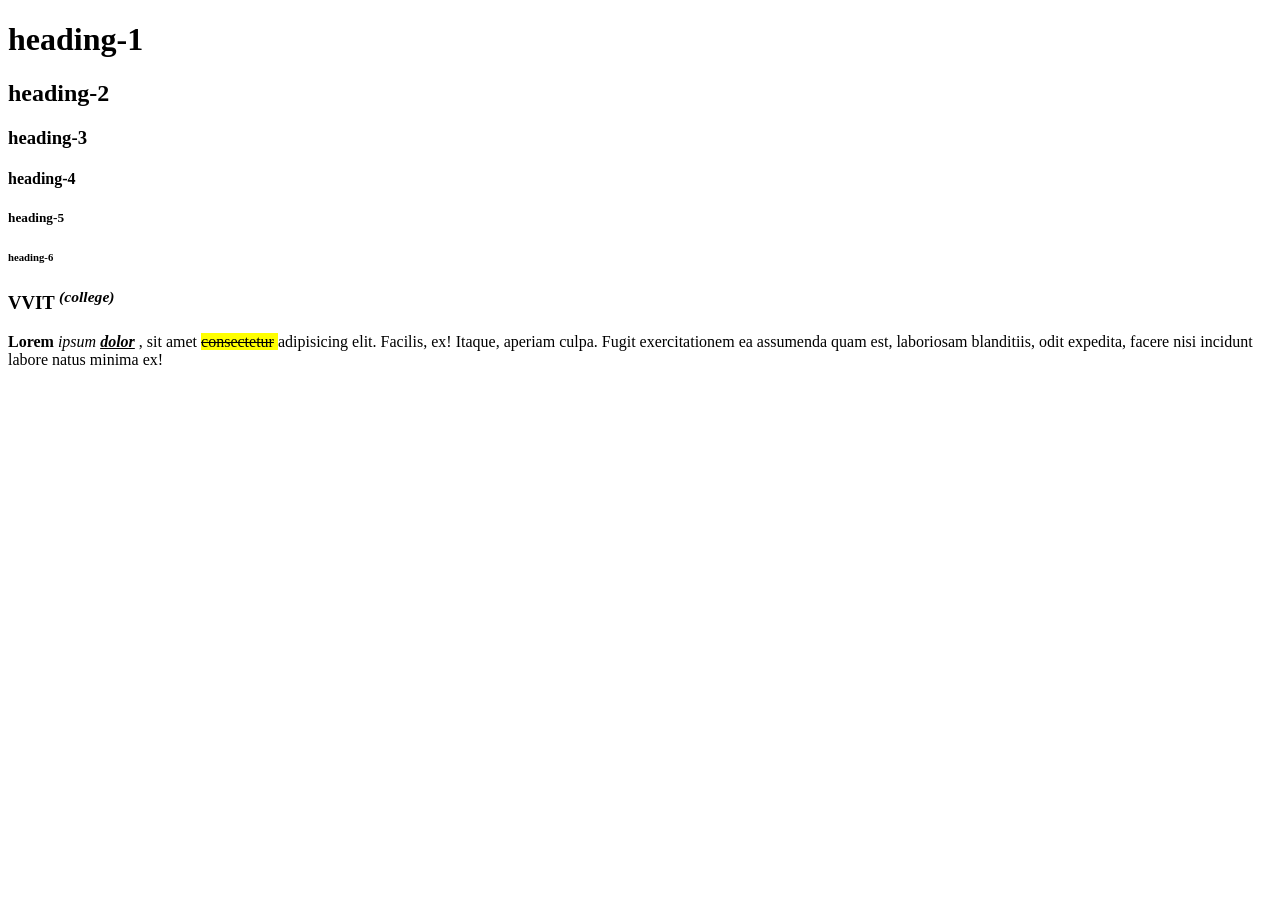
<file: DAY_2(HEADING TAGS)/index.html>
<!DOCTYPE html>
<html lang="en">

<head> <!--meta information , browser information (tab name , tab icon) , stylings  -->
<meta charset="UTF-8">
<meta name="viewport" content="width=device-width, initial-scale=1.0">
<title>Sample HTML page</title> <!--title represent the tab data-->
<link rel="icon"
href="https://thumbs.dreamstime.com/b/amazon-logo-white-background-montreal-canada-july-printed-paper-98221126.jpg">
</head>

<body>

<h1>heading-1</h1>
<h2>heading-2</h2>
<h3>heading-3</h3>
<h4>heading-4</h4>
<h5>heading-5</h5>
<h6>heading-6</h6>


<h3>VVIT <sup><i>(college)</i></sup> </h3>
<p>
<b>Lorem</b> <i>ipsum</i> 
<em>
<strong>
<u>dolor</u>
</strong>
</em>

, sit amet <mark>
<strike>consectetur</strike>
</mark> adipisicing elit. Facilis, ex! Itaque, aperiam culpa. Fugit
exercitationem ea assumenda quam est, laboriosam blanditiis, odit expedita, facere nisi incidunt labore
natus minima ex!
</p>
</body>

</html>
</html>
</file>
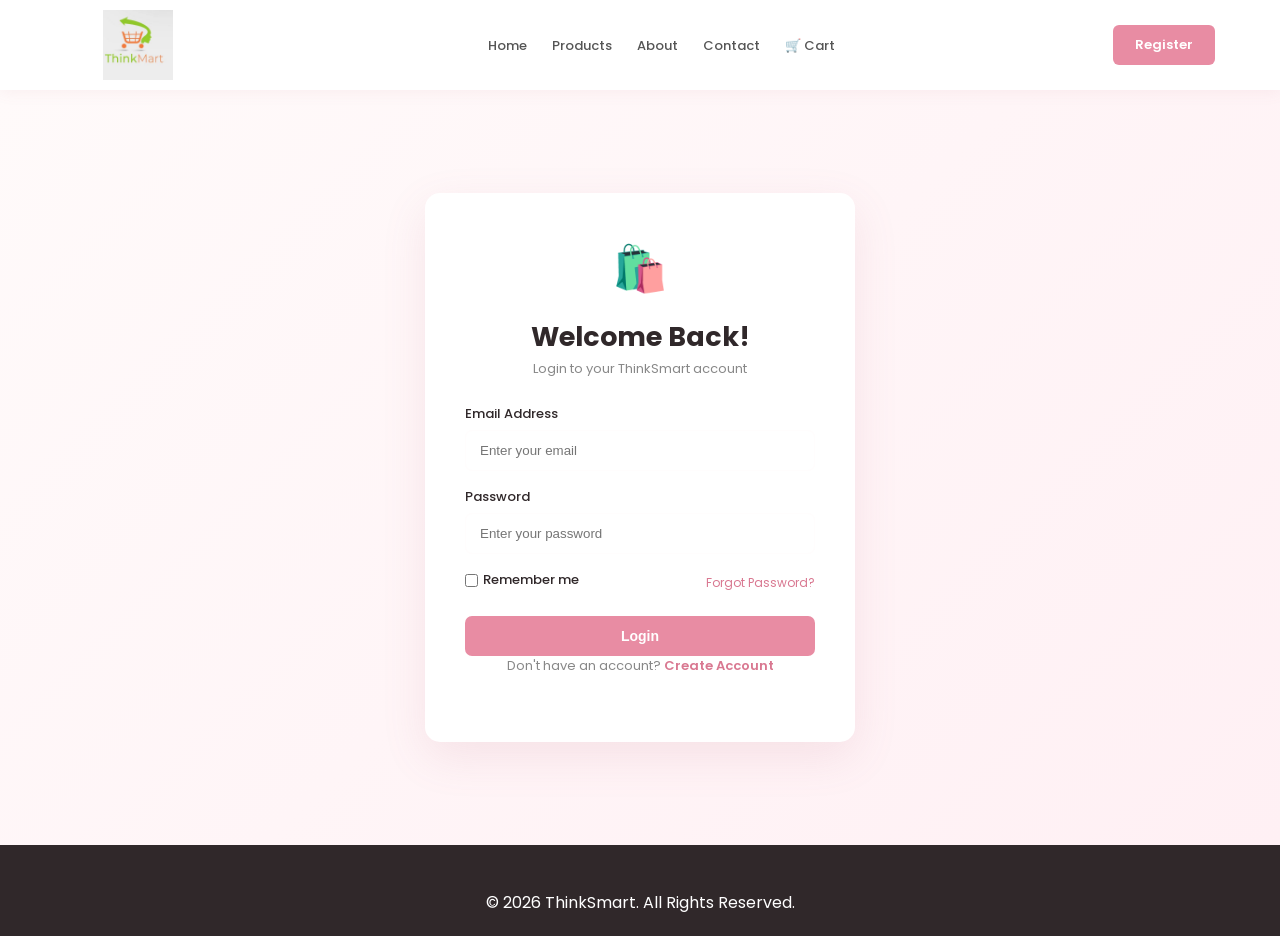
<file: DAY-4(e commerce)/ecommerce/index.html>
<!DOCTYPE html>
<html lang="en">

<head>
    <meta charset="UTF-8">
    <meta name="viewport" content="width=device-width, initial-scale=1.0">

    <title>ThinkSmart - Login</title>

    <link rel="stylesheet" href="styles/style.css">

    <link href="https://fonts.googleapis.com/css2?family=Poppins:wght@300;400;500;600;700&display=swap"
          rel="stylesheet">
</head>

<body>

<header>
    <nav class="navbar">

        <a href="Home-Page.html" class="logo">
            <img src="images/logo.png" alt="ThinkSmart Logo">
        </a>

        <ul class="nav-links">
            <li><a href="Home-Page.html">Home</a></li>
            <li><a href="Products.html">Products</a></li>
            <li><a href="About.html">About</a></li>
            <li><a href="Contact.html">Contact</a></li>
            <li><a href="Cart.html">🛒 Cart</a></li>
        </ul>

        <a href="Register-Page.html" class="nav-btn">Register</a>

    </nav>
</header>


<section class="auth-section">

    <div class="auth-card">

        <div class="auth-icon">🛍️</div>

        <h1>Welcome Back!</h1>

        <p>Login to your ThinkSmart account</p>


        <form>

            <label>Email Address</label>

            <input type="email"
                   placeholder="Enter your email"
                   required>


            <label>Password</label>

            <input type="password"
                   placeholder="Enter your password"
                   required>


            <div class="remember">

                <label>
                    <input type="checkbox">
                    Remember me
                </label>

                <a href="#">Forgot Password?</a>

            </div>


            <button type="submit" class="main-btn">
                Login
            </button>

        </form>


        <p class="account-text">
            Don't have an account?
            <a href="Register-Page.html">
                Create Account
            </a>
        </p>

    </div>

</section>


<footer>

    <p>© 2026 ThinkSmart. All Rights Reserved.</p>

</footer>

</body>
</html>
</file>
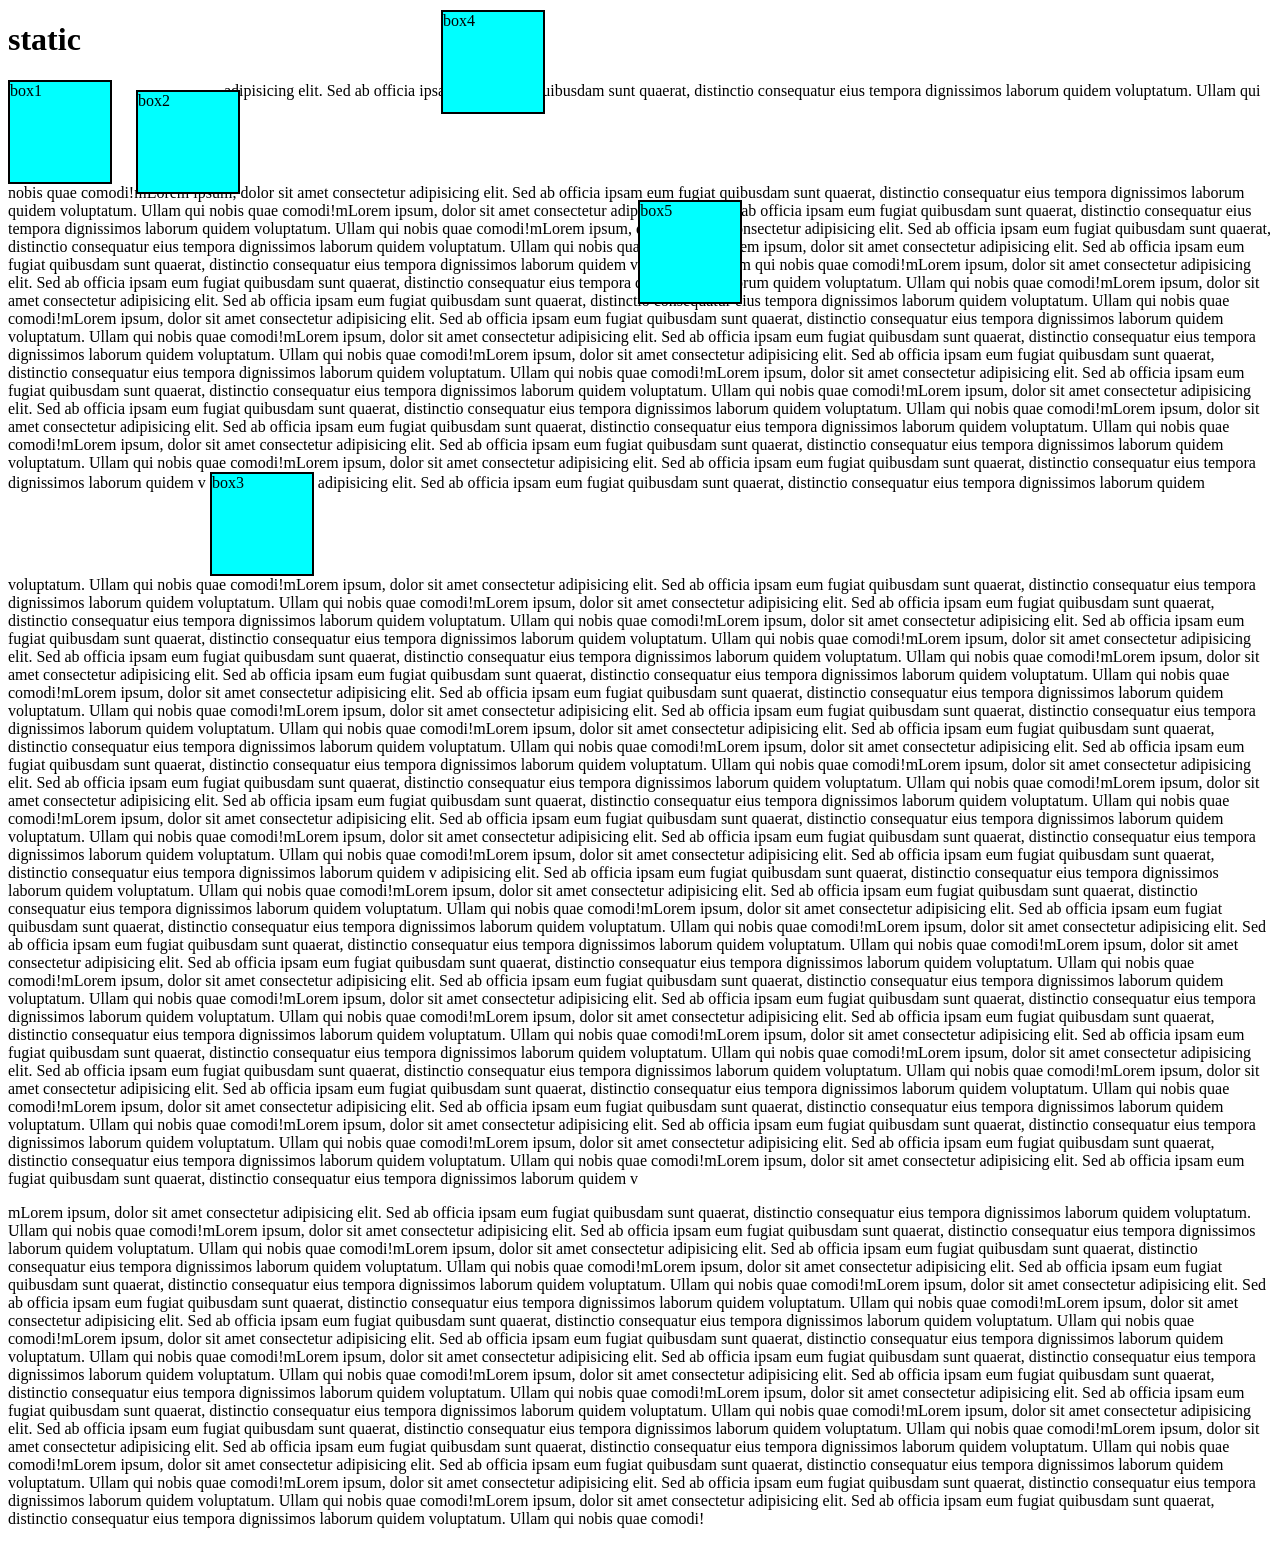
<file: DAY_8(animations)/positions/index.html>
<!DOCTYPE html>
<html lang="en">
<head>
    <meta charset="UTF-8">
    <meta name="viewport" content="width=device-width, initial-scale=1.0">
    <title>Document</title>
    <link rel="stylesheet" href="style.css">
</head>
<body>
   <h1>static</h1>
   <div id="box1" >box1</div>
    <div id="box2">box2</div>
    adipisicing elit. Sed ab officia ipsam eum fugiat quibusdam 
        sunt quaerat, distinctio consequatur eius tempora dignissimos
         laborum quidem voluptatum. Ullam qui nobis quae comodi!mLorem ipsum, dolor sit amet consectetur 
        adipisicing elit. Sed ab officia ipsam eum fugiat quibusdam 
        sunt quaerat, distinctio consequatur eius tempora dignissimos
         laborum quidem voluptatum. Ullam qui nobis quae comodi!mLorem ipsum, dolor sit amet consectetur 
        adipisicing elit. Sed ab officia ipsam eum fugiat quibusdam 
        sunt quaerat, distinctio consequatur eius tempora dignissimos
         laborum quidem voluptatum. Ullam qui nobis quae comodi!mLorem ipsum, dolor sit amet consectetur 
        adipisicing elit. Sed ab officia ipsam eum fugiat quibusdam 
        sunt quaerat, distinctio consequatur eius tempora dignissimos
         laborum quidem voluptatum. Ullam qui nobis quae comodi!mLorem ipsum, dolor sit amet consectetur 
        adipisicing elit. Sed ab officia ipsam eum fugiat quibusdam 
        sunt quaerat, distinctio consequatur eius tempora dignissimos
         laborum quidem voluptatum. Ullam qui nobis quae comodi!mLorem ipsum, dolor sit amet consectetur 
        adipisicing elit. Sed ab officia ipsam eum fugiat quibusdam 
        sunt quaerat, distinctio consequatur eius tempora dignissimos
         laborum quidem voluptatum. Ullam qui nobis quae comodi!mLorem ipsum, dolor sit amet consectetur 
        adipisicing elit. Sed ab officia ipsam eum fugiat quibusdam 
        sunt quaerat, distinctio consequatur eius tempora dignissimos
         laborum quidem voluptatum. Ullam qui nobis quae comodi!mLorem ipsum, dolor sit amet consectetur 
        adipisicing elit. Sed ab officia ipsam eum fugiat quibusdam 
        sunt quaerat, distinctio consequatur eius tempora dignissimos
         laborum quidem voluptatum. Ullam qui nobis quae comodi!mLorem ipsum, dolor sit amet consectetur 
        adipisicing elit. Sed ab officia ipsam eum fugiat quibusdam 
        sunt quaerat, distinctio consequatur eius tempora dignissimos
         laborum quidem voluptatum. Ullam qui nobis quae comodi!mLorem ipsum, dolor sit amet consectetur 
        adipisicing elit. Sed ab officia ipsam eum fugiat quibusdam 
        sunt quaerat, distinctio consequatur eius tempora dignissimos
         laborum quidem voluptatum. Ullam qui nobis quae comodi!mLorem ipsum, dolor sit amet consectetur 
        adipisicing elit. Sed ab officia ipsam eum fugiat quibusdam 
        sunt quaerat, distinctio consequatur eius tempora dignissimos
         laborum quidem voluptatum. Ullam qui nobis quae comodi!mLorem ipsum, dolor sit amet consectetur 
        adipisicing elit. Sed ab officia ipsam eum fugiat quibusdam 
        sunt quaerat, distinctio consequatur eius tempora dignissimos
         laborum quidem voluptatum. Ullam qui nobis quae comodi!mLorem ipsum, dolor sit amet consectetur 
        adipisicing elit. Sed ab officia ipsam eum fugiat quibusdam 
        sunt quaerat, distinctio consequatur eius tempora dignissimos
         laborum quidem voluptatum. Ullam qui nobis quae comodi!mLorem ipsum, dolor sit amet consectetur 
        adipisicing elit. Sed ab officia ipsam eum fugiat quibusdam 
        sunt quaerat, distinctio consequatur eius tempora dignissimos
         laborum quidem voluptatum. Ullam qui nobis quae comodi!mLorem ipsum, dolor sit amet consectetur 
        adipisicing elit. Sed ab officia ipsam eum fugiat quibusdam 
        sunt quaerat, distinctio consequatur eius tempora dignissimos
         laborum quidem v
    <div id="box3" >box3</div>
    adipisicing elit. Sed ab officia ipsam eum fugiat quibusdam 
        sunt quaerat, distinctio consequatur eius tempora dignissimos
         laborum quidem voluptatum. Ullam qui nobis quae comodi!mLorem ipsum, dolor sit amet consectetur 
        adipisicing elit. Sed ab officia ipsam eum fugiat quibusdam 
        sunt quaerat, distinctio consequatur eius tempora dignissimos
         laborum quidem voluptatum. Ullam qui nobis quae comodi!mLorem ipsum, dolor sit amet consectetur 
        adipisicing elit. Sed ab officia ipsam eum fugiat quibusdam 
        sunt quaerat, distinctio consequatur eius tempora dignissimos
         laborum quidem voluptatum. Ullam qui nobis quae comodi!mLorem ipsum, dolor sit amet consectetur 
        adipisicing elit. Sed ab officia ipsam eum fugiat quibusdam 
        sunt quaerat, distinctio consequatur eius tempora dignissimos
         laborum quidem voluptatum. Ullam qui nobis quae comodi!mLorem ipsum, dolor sit amet consectetur 
        adipisicing elit. Sed ab officia ipsam eum fugiat quibusdam 
        sunt quaerat, distinctio consequatur eius tempora dignissimos
         laborum quidem voluptatum. Ullam qui nobis quae comodi!mLorem ipsum, dolor sit amet consectetur 
        adipisicing elit. Sed ab officia ipsam eum fugiat quibusdam 
        sunt quaerat, distinctio consequatur eius tempora dignissimos
         laborum quidem voluptatum. Ullam qui nobis quae comodi!mLorem ipsum, dolor sit amet consectetur 
        adipisicing elit. Sed ab officia ipsam eum fugiat quibusdam 
        sunt quaerat, distinctio consequatur eius tempora dignissimos
         laborum quidem voluptatum. Ullam qui nobis quae comodi!mLorem ipsum, dolor sit amet consectetur 
        adipisicing elit. Sed ab officia ipsam eum fugiat quibusdam 
        sunt quaerat, distinctio consequatur eius tempora dignissimos
         laborum quidem voluptatum. Ullam qui nobis quae comodi!mLorem ipsum, dolor sit amet consectetur 
        adipisicing elit. Sed ab officia ipsam eum fugiat quibusdam 
        sunt quaerat, distinctio consequatur eius tempora dignissimos
         laborum quidem voluptatum. Ullam qui nobis quae comodi!mLorem ipsum, dolor sit amet consectetur 
        adipisicing elit. Sed ab officia ipsam eum fugiat quibusdam 
        sunt quaerat, distinctio consequatur eius tempora dignissimos
         laborum quidem voluptatum. Ullam qui nobis quae comodi!mLorem ipsum, dolor sit amet consectetur 
        adipisicing elit. Sed ab officia ipsam eum fugiat quibusdam 
        sunt quaerat, distinctio consequatur eius tempora dignissimos
         laborum quidem voluptatum. Ullam qui nobis quae comodi!mLorem ipsum, dolor sit amet consectetur 
        adipisicing elit. Sed ab officia ipsam eum fugiat quibusdam 
        sunt quaerat, distinctio consequatur eius tempora dignissimos
         laborum quidem voluptatum. Ullam qui nobis quae comodi!mLorem ipsum, dolor sit amet consectetur 
        adipisicing elit. Sed ab officia ipsam eum fugiat quibusdam 
        sunt quaerat, distinctio consequatur eius tempora dignissimos
         laborum quidem voluptatum. Ullam qui nobis quae comodi!mLorem ipsum, dolor sit amet consectetur 
        adipisicing elit. Sed ab officia ipsam eum fugiat quibusdam 
        sunt quaerat, distinctio consequatur eius tempora dignissimos
         laborum quidem voluptatum. Ullam qui nobis quae comodi!mLorem ipsum, dolor sit amet consectetur 
        adipisicing elit. Sed ab officia ipsam eum fugiat quibusdam 
        sunt quaerat, distinctio consequatur eius tempora dignissimos
         laborum quidem v
    <div id="box4" >box4</div>
    adipisicing elit. Sed ab officia ipsam eum fugiat quibusdam 
        sunt quaerat, distinctio consequatur eius tempora dignissimos
         laborum quidem voluptatum. Ullam qui nobis quae comodi!mLorem ipsum, dolor sit amet consectetur 
        adipisicing elit. Sed ab officia ipsam eum fugiat quibusdam 
        sunt quaerat, distinctio consequatur eius tempora dignissimos
         laborum quidem voluptatum. Ullam qui nobis quae comodi!mLorem ipsum, dolor sit amet consectetur 
        adipisicing elit. Sed ab officia ipsam eum fugiat quibusdam 
        sunt quaerat, distinctio consequatur eius tempora dignissimos
         laborum quidem voluptatum. Ullam qui nobis quae comodi!mLorem ipsum, dolor sit amet consectetur 
        adipisicing elit. Sed ab officia ipsam eum fugiat quibusdam 
        sunt quaerat, distinctio consequatur eius tempora dignissimos
         laborum quidem voluptatum. Ullam qui nobis quae comodi!mLorem ipsum, dolor sit amet consectetur 
        adipisicing elit. Sed ab officia ipsam eum fugiat quibusdam 
        sunt quaerat, distinctio consequatur eius tempora dignissimos
         laborum quidem voluptatum. Ullam qui nobis quae comodi!mLorem ipsum, dolor sit amet consectetur 
        adipisicing elit. Sed ab officia ipsam eum fugiat quibusdam 
        sunt quaerat, distinctio consequatur eius tempora dignissimos
         laborum quidem voluptatum. Ullam qui nobis quae comodi!mLorem ipsum, dolor sit amet consectetur 
        adipisicing elit. Sed ab officia ipsam eum fugiat quibusdam 
        sunt quaerat, distinctio consequatur eius tempora dignissimos
         laborum quidem voluptatum. Ullam qui nobis quae comodi!mLorem ipsum, dolor sit amet consectetur 
        adipisicing elit. Sed ab officia ipsam eum fugiat quibusdam 
        sunt quaerat, distinctio consequatur eius tempora dignissimos
         laborum quidem voluptatum. Ullam qui nobis quae comodi!mLorem ipsum, dolor sit amet consectetur 
        adipisicing elit. Sed ab officia ipsam eum fugiat quibusdam 
        sunt quaerat, distinctio consequatur eius tempora dignissimos
         laborum quidem voluptatum. Ullam qui nobis quae comodi!mLorem ipsum, dolor sit amet consectetur 
        adipisicing elit. Sed ab officia ipsam eum fugiat quibusdam 
        sunt quaerat, distinctio consequatur eius tempora dignissimos
         laborum quidem voluptatum. Ullam qui nobis quae comodi!mLorem ipsum, dolor sit amet consectetur 
        adipisicing elit. Sed ab officia ipsam eum fugiat quibusdam 
        sunt quaerat, distinctio consequatur eius tempora dignissimos
         laborum quidem voluptatum. Ullam qui nobis quae comodi!mLorem ipsum, dolor sit amet consectetur 
        adipisicing elit. Sed ab officia ipsam eum fugiat quibusdam 
        sunt quaerat, distinctio consequatur eius tempora dignissimos
         laborum quidem voluptatum. Ullam qui nobis quae comodi!mLorem ipsum, dolor sit amet consectetur 
        adipisicing elit. Sed ab officia ipsam eum fugiat quibusdam 
        sunt quaerat, distinctio consequatur eius tempora dignissimos
         laborum quidem voluptatum. Ullam qui nobis quae comodi!mLorem ipsum, dolor sit amet consectetur 
        adipisicing elit. Sed ab officia ipsam eum fugiat quibusdam 
        sunt quaerat, distinctio consequatur eius tempora dignissimos
         laborum quidem voluptatum. Ullam qui nobis quae comodi!mLorem ipsum, dolor sit amet consectetur 
        adipisicing elit. Sed ab officia ipsam eum fugiat quibusdam 
        sunt quaerat, distinctio consequatur eius tempora dignissimos
         laborum quidem v
    <div id="box5" >box5</div>
    <p>mLorem ipsum, dolor sit amet consectetur 
        adipisicing elit. Sed ab officia ipsam eum fugiat quibusdam 
        sunt quaerat, distinctio consequatur eius tempora dignissimos
         laborum quidem voluptatum. Ullam qui nobis quae comodi!mLorem ipsum, dolor sit amet consectetur 
        adipisicing elit. Sed ab officia ipsam eum fugiat quibusdam 
        sunt quaerat, distinctio consequatur eius tempora dignissimos
         laborum quidem voluptatum. Ullam qui nobis quae comodi!mLorem ipsum, dolor sit amet consectetur 
        adipisicing elit. Sed ab officia ipsam eum fugiat quibusdam 
        sunt quaerat, distinctio consequatur eius tempora dignissimos
         laborum quidem voluptatum. Ullam qui nobis quae comodi!mLorem ipsum, dolor sit amet consectetur 
        adipisicing elit. Sed ab officia ipsam eum fugiat quibusdam 
        sunt quaerat, distinctio consequatur eius tempora dignissimos
         laborum quidem voluptatum. Ullam qui nobis quae comodi!mLorem ipsum, dolor sit amet consectetur 
        adipisicing elit. Sed ab officia ipsam eum fugiat quibusdam 
        sunt quaerat, distinctio consequatur eius tempora dignissimos
         laborum quidem voluptatum. Ullam qui nobis quae comodi!mLorem ipsum, dolor sit amet consectetur 
        adipisicing elit. Sed ab officia ipsam eum fugiat quibusdam 
        sunt quaerat, distinctio consequatur eius tempora dignissimos
         laborum quidem voluptatum. Ullam qui nobis quae comodi!mLorem ipsum, dolor sit amet consectetur 
        adipisicing elit. Sed ab officia ipsam eum fugiat quibusdam 
        sunt quaerat, distinctio consequatur eius tempora dignissimos
         laborum quidem voluptatum. Ullam qui nobis quae comodi!mLorem ipsum, dolor sit amet consectetur 
        adipisicing elit. Sed ab officia ipsam eum fugiat quibusdam 
        sunt quaerat, distinctio consequatur eius tempora dignissimos
         laborum quidem voluptatum. Ullam qui nobis quae comodi!mLorem ipsum, dolor sit amet consectetur 
        adipisicing elit. Sed ab officia ipsam eum fugiat quibusdam 
        sunt quaerat, distinctio consequatur eius tempora dignissimos
         laborum quidem voluptatum. Ullam qui nobis quae comodi!mLorem ipsum, dolor sit amet consectetur 
        adipisicing elit. Sed ab officia ipsam eum fugiat quibusdam 
        sunt quaerat, distinctio consequatur eius tempora dignissimos
         laborum quidem voluptatum. Ullam qui nobis quae comodi!mLorem ipsum, dolor sit amet consectetur 
        adipisicing elit. Sed ab officia ipsam eum fugiat quibusdam 
        sunt quaerat, distinctio consequatur eius tempora dignissimos
         laborum quidem voluptatum. Ullam qui nobis quae comodi!mLorem ipsum, dolor sit amet consectetur 
        adipisicing elit. Sed ab officia ipsam eum fugiat quibusdam 
        sunt quaerat, distinctio consequatur eius tempora dignissimos
         laborum quidem voluptatum. Ullam qui nobis quae comodi!mLorem ipsum, dolor sit amet consectetur 
        adipisicing elit. Sed ab officia ipsam eum fugiat quibusdam 
        sunt quaerat, distinctio consequatur eius tempora dignissimos
         laborum quidem voluptatum. Ullam qui nobis quae comodi!mLorem ipsum, dolor sit amet consectetur 
        adipisicing elit. Sed ab officia ipsam eum fugiat quibusdam 
        sunt quaerat, distinctio consequatur eius tempora dignissimos
         laborum quidem voluptatum. Ullam qui nobis quae comodi!mLorem ipsum, dolor sit amet consectetur 
        adipisicing elit. Sed ab officia ipsam eum fugiat quibusdam 
        sunt quaerat, distinctio consequatur eius tempora dignissimos
         laborum quidem voluptatum. Ullam qui nobis quae comodi!</p>
</body>
</html>
</file>
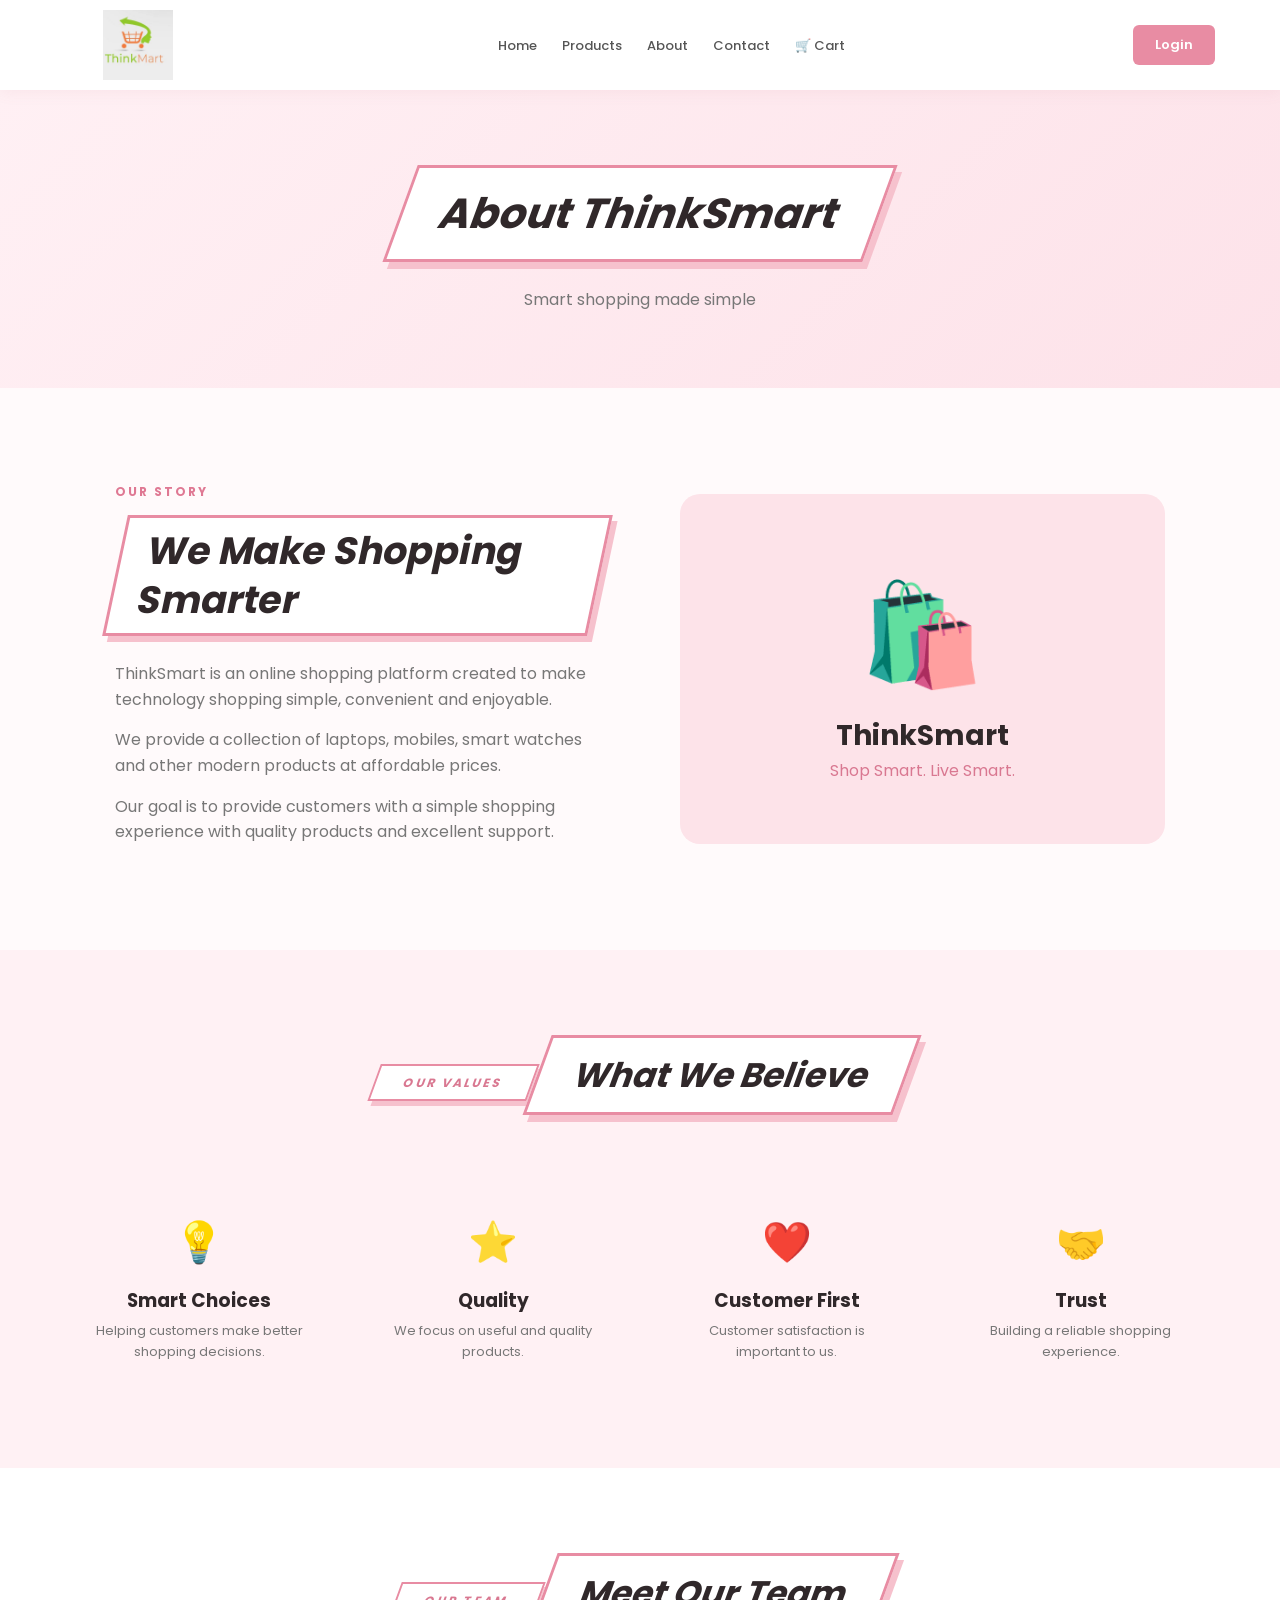
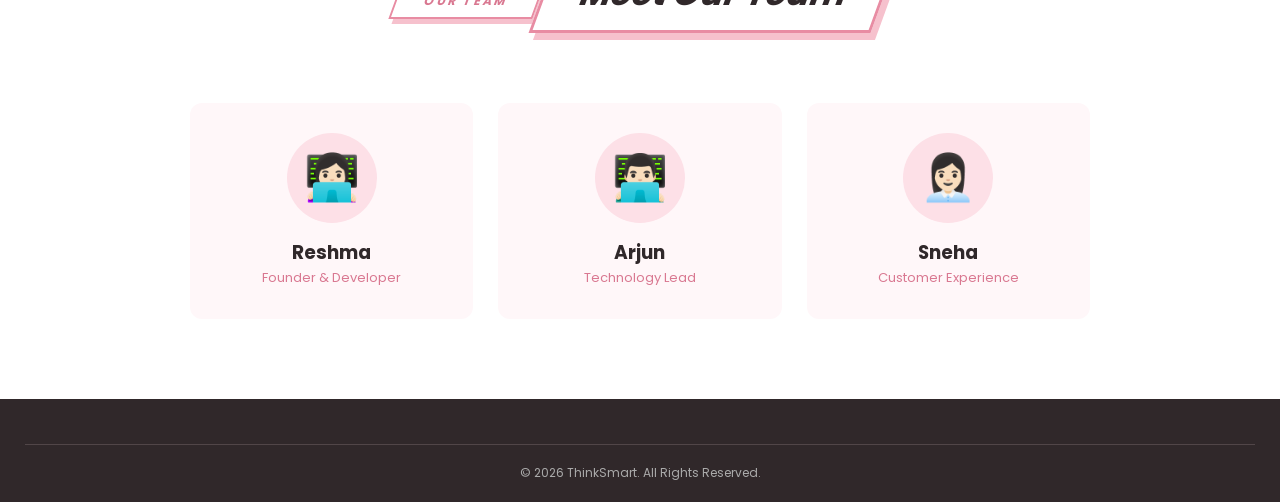
<file: DAY-4(e commerce)/ecommerce/About.html>
<!DOCTYPE html>
<html lang="en">

<head>

    <meta charset="UTF-8">
    <meta name="viewport" content="width=device-width, initial-scale=1.0">

    <title>ThinkSmart - About</title>

    <link rel="stylesheet" href="styles/style.css">

    <link href="https://fonts.googleapis.com/css2?family=Poppins:wght@300;400;500;600;700&display=swap"
          rel="stylesheet">

</head>

<body>

<header>

    <nav class="navbar">

        <a href="Home-Page.html" class="logo">
            <img src="images/logo.png" alt="ThinkSmart Logo">
        </a>


        <ul class="nav-links">

            <li>
                <a href="Home-Page.html">Home</a>
            </li>

            <li>
                <a href="Products.html">Products</a>
            </li>

            <li>
                <a href="About.html">About</a>
            </li>

            <li>
                <a href="Contact.html">Contact</a>
            </li>

            <li>
                <a href="Cart.html">🛒 Cart</a>
            </li>

        </ul>


        <a href="index.html"
           class="nav-btn">
            Login
        </a>

    </nav>

</header>


<section class="page-banner">

    <h1>About ThinkSmart</h1>

    <p>
        Smart shopping made simple
    </p>

</section>


<!-- ABOUT -->

<section class="about-section">


    <div class="about-content">

        <span>
            OUR STORY
        </span>


        <h2>
            We Make Shopping Smarter
        </h2>


        <p>
            ThinkSmart is an online shopping platform
            created to make technology shopping simple,
            convenient and enjoyable.
        </p>


        <p>
            We provide a collection of laptops, mobiles,
            smart watches and other modern products
            at affordable prices.
        </p>


        <p>
            Our goal is to provide customers with a
            simple shopping experience with quality
            products and excellent support.
        </p>

    </div>


    <div class="about-box">

        <div>
            🛍️
        </div>

        <h2>
            ThinkSmart
        </h2>

        <p>
            Shop Smart. Live Smart.
        </p>

    </div>

</section>


<!-- VALUES -->

<section class="section pink-section">

    <div class="section-heading">

        <span>
            OUR VALUES
        </span>

        <h2>
            What We Believe
        </h2>

    </div>


    <div class="features">


        <div class="feature">

            <div>💡</div>

            <h3>
                Smart Choices
            </h3>

            <p>
                Helping customers make better
                shopping decisions.
            </p>

        </div>


        <div class="feature">

            <div>⭐</div>

            <h3>
                Quality
            </h3>

            <p>
                We focus on useful and quality
                products.
            </p>

        </div>


        <div class="feature">

            <div>❤️</div>

            <h3>
                Customer First
            </h3>

            <p>
                Customer satisfaction is important
                to us.
            </p>

        </div>


        <div class="feature">

            <div>🤝</div>

            <h3>
                Trust
            </h3>

            <p>
                Building a reliable shopping
                experience.
            </p>

        </div>

    </div>

</section>


<!-- TEAM -->

<section class="team-section">

    <div class="section-heading">

        <span>
            OUR TEAM
        </span>

        <h2>
            Meet Our Team
        </h2>

    </div>


    <div class="team-container">


        <div class="team-card">

            <div class="team-avatar">
                👩🏻‍💻
            </div>

            <h3>
                Reshma
            </h3>

            <p>
                Founder & Developer
            </p>

        </div>


        <div class="team-card">

            <div class="team-avatar">
                👨🏻‍💻
            </div>

            <h3>
                Arjun
            </h3>

            <p>
                Technology Lead
            </p>

        </div>


        <div class="team-card">

            <div class="team-avatar">
                👩🏻‍💼
            </div>

            <h3>
                Sneha
            </h3>

            <p>
                Customer Experience
            </p>

        </div>

    </div>

</section>


<footer>

    <div class="copyright">
        © 2026 ThinkSmart. All Rights Reserved.
    </div>

</footer>

</body>
</html>
</file>
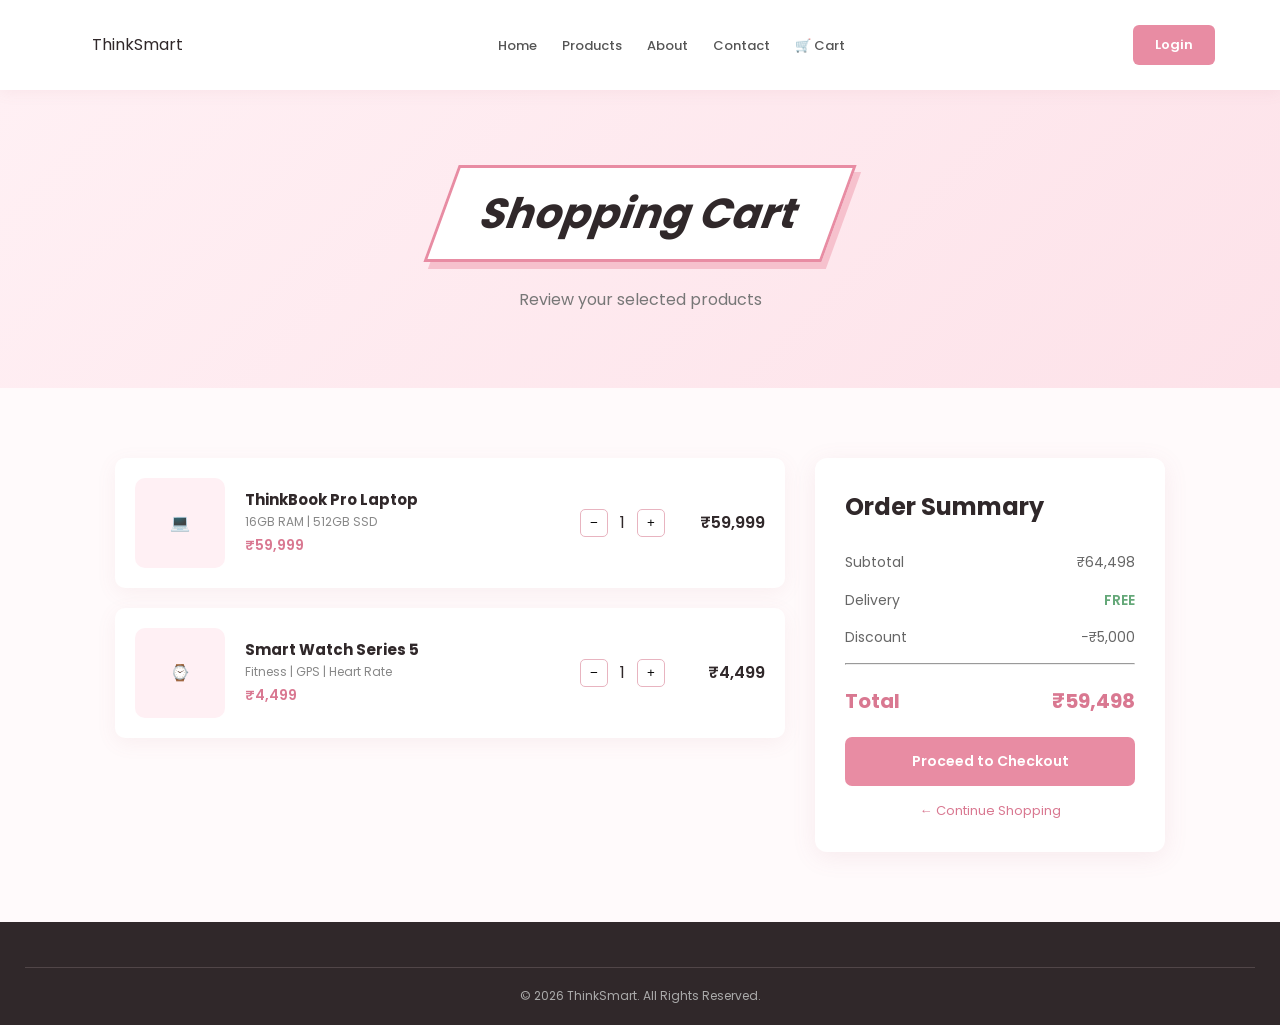
<file: DAY-4(e commerce)/ecommerce/Cart.html>
<!DOCTYPE html>
<html lang="en">

<head>

    <meta charset="UTF-8">

    <meta name="viewport" content="width=device-width, initial-scale=1.0">

    <title>ThinkSmart - Cart</title>

    <link rel="stylesheet" href="styles/style.css">

    <link href="https://fonts.googleapis.com/css2?family=Poppins:wght@300;400;500;600;700&display=swap" rel="stylesheet">

</head>

<body>

<header>

    <nav class="navbar">

        <div class="logo">
            <span>Think</span>Smart
        </div>

        <ul class="nav-links">

            <li><a href="Home-Page.html">Home</a></li>

            <li><a href="Products.html">Products</a></li>

            <li><a href="About.html">About</a></li>

            <li><a href="Contact.html">Contact</a></li>

            <li>
                <a href="Cart.html" class="active">
                    🛒 Cart
                </a>
            </li>

        </ul>

        <a href="index.html" class="nav-btn">
            Login
        </a>

    </nav>

</header>


<section class="page-banner">

    <h1>Shopping Cart</h1>

    <p>Review your selected products</p>

</section>


<section class="cart-section">

    <div class="cart-items">


        <div class="cart-item">

            <div class="cart-product-image">
                💻
            </div>

            <div class="cart-product-details">

                <h3>ThinkBook Pro Laptop</h3>

                <p>16GB RAM | 512GB SSD</p>

                <span>₹59,999</span>

            </div>

            <div class="quantity">
                <button>−</button>
                <span>1</span>
                <button>+</button>
            </div>

            <div class="cart-price">
                ₹59,999
            </div>

        </div>


        <div class="cart-item">

            <div class="cart-product-image">
                ⌚
            </div>

            <div class="cart-product-details">

                <h3>Smart Watch Series 5</h3>

                <p>Fitness | GPS | Heart Rate</p>

                <span>₹4,499</span>

            </div>

            <div class="quantity">
                <button>−</button>
                <span>1</span>
                <button>+</button>
            </div>

            <div class="cart-price">
                ₹4,499
            </div>

        </div>

    </div>


    <!-- ORDER SUMMARY -->

    <div class="order-summary">

        <h2>Order Summary</h2>

        <div class="summary-row">
            <span>Subtotal</span>
            <span>₹64,498</span>
        </div>

        <div class="summary-row">
            <span>Delivery</span>
            <span class="free">FREE</span>
        </div>

        <div class="summary-row">
            <span>Discount</span>
            <span>−₹5,000</span>
        </div>

        <hr>

        <div class="summary-total">
            <span>Total</span>
            <span>₹59,498</span>
        </div>

        <a href="#" class="checkout-btn">
            Proceed to Checkout
        </a>

        <a href="Products.html" class="continue-shopping">
            ← Continue Shopping
        </a>

    </div>

</section>


<footer>

    <div class="copyright">
        © 2026 ThinkSmart. All Rights Reserved.
    </div>

</footer>

</body>
</html>
</file>
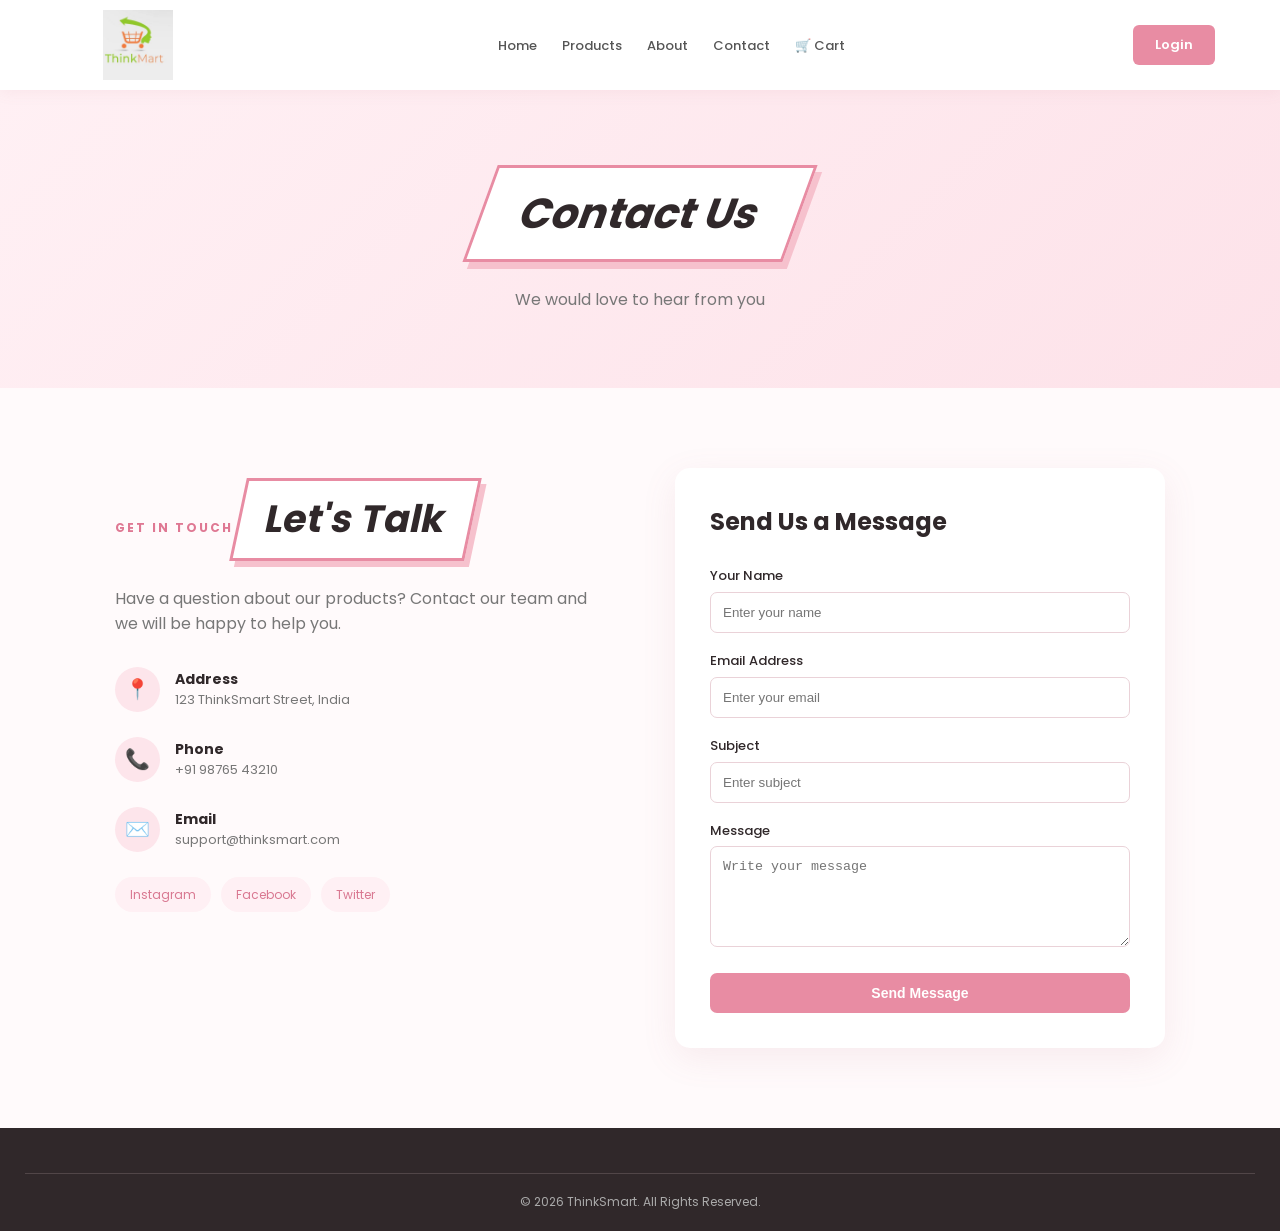
<file: DAY-4(e commerce)/ecommerce/Contact.html>
<!DOCTYPE html>
<html lang="en">

<head>

    <meta charset="UTF-8">
    <meta name="viewport" content="width=device-width, initial-scale=1.0">

    <title>ThinkSmart - Contact</title>

    <link rel="stylesheet" href="styles/style.css">

    <link href="https://fonts.googleapis.com/css2?family=Poppins:wght@300;400;500;600;700&display=swap"
          rel="stylesheet">

</head>

<body>

<header>

    <nav class="navbar">

        <a href="Home-Page.html" class="logo">
            <img src="images/logo.png" alt="ThinkSmart Logo">
        </a>


        <ul class="nav-links">

            <li>
                <a href="Home-Page.html">Home</a>
            </li>

            <li>
                <a href="Products.html">Products</a>
            </li>

            <li>
                <a href="About.html">About</a>
            </li>

            <li>
                <a href="Contact.html">Contact</a>
            </li>

            <li>
                <a href="Cart.html">🛒 Cart</a>
            </li>

        </ul>


        <a href="index.html"
           class="nav-btn">
            Login
        </a>

    </nav>

</header>


<section class="page-banner">

    <h1>Contact Us</h1>

    <p>
        We would love to hear from you
    </p>

</section>


<section class="contact-section">


    <!-- CONTACT INFORMATION -->

    <div class="contact-info">

        <span>
            GET IN TOUCH
        </span>


        <h2>
            Let's Talk
        </h2>


        <p>
            Have a question about our products?
            Contact our team and we will be happy
            to help you.
        </p>


        <div class="contact-item">

            <div>
                📍
            </div>

            <div>

                <h3>
                    Address
                </h3>

                <p>
                    123 ThinkSmart Street, India
                </p>

            </div>

        </div>


        <div class="contact-item">

            <div>
                📞
            </div>

            <div>

                <h3>
                    Phone
                </h3>

                <p>
                    +91 98765 43210
                </p>

            </div>

        </div>


        <div class="contact-item">

            <div>
                ✉️
            </div>

            <div>

                <h3>
                    Email
                </h3>

                <p>
                    support@thinksmart.com
                </p>

            </div>

        </div>


        <div class="social-links">

            <a href="#">
                Instagram
            </a>

            <a href="#">
                Facebook
            </a>

            <a href="#">
                Twitter
            </a>

        </div>

    </div>


    <!-- CONTACT FORM -->

    <div class="contact-form">

        <h2>
            Send Us a Message
        </h2>


        <form>

            <label>
                Your Name
            </label>

            <input type="text"
                   placeholder="Enter your name"
                   required>


            <label>
                Email Address
            </label>

            <input type="email"
                   placeholder="Enter your email"
                   required>


            <label>
                Subject
            </label>

            <input type="text"
                   placeholder="Enter subject">


            <label>
                Message
            </label>

            <textarea rows="5"
                      placeholder="Write your message"></textarea>


            <button type="submit"
                    class="main-btn">

                Send Message

            </button>

        </form>

    </div>

</section>


<footer>

    <div class="copyright">
        © 2026 ThinkSmart. All Rights Reserved.
    </div>

</footer>

</body>
</html>
</file>
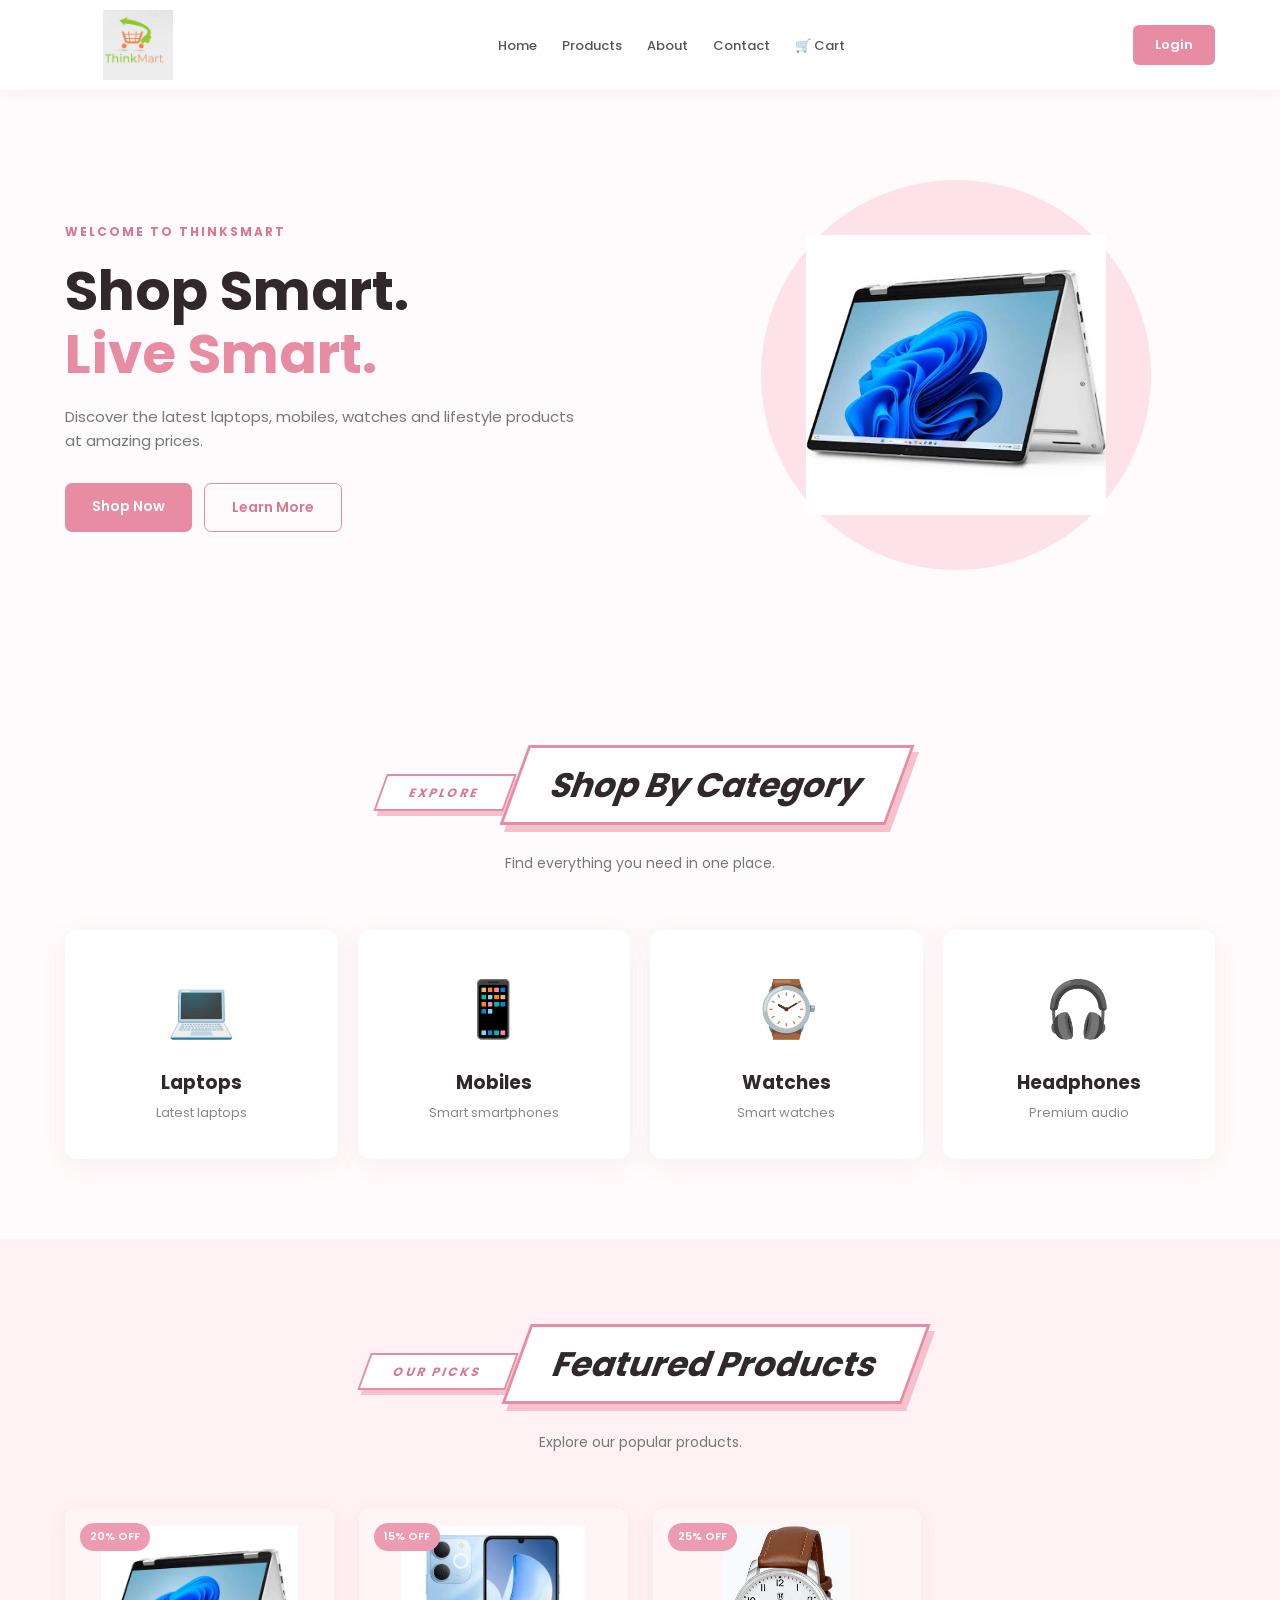
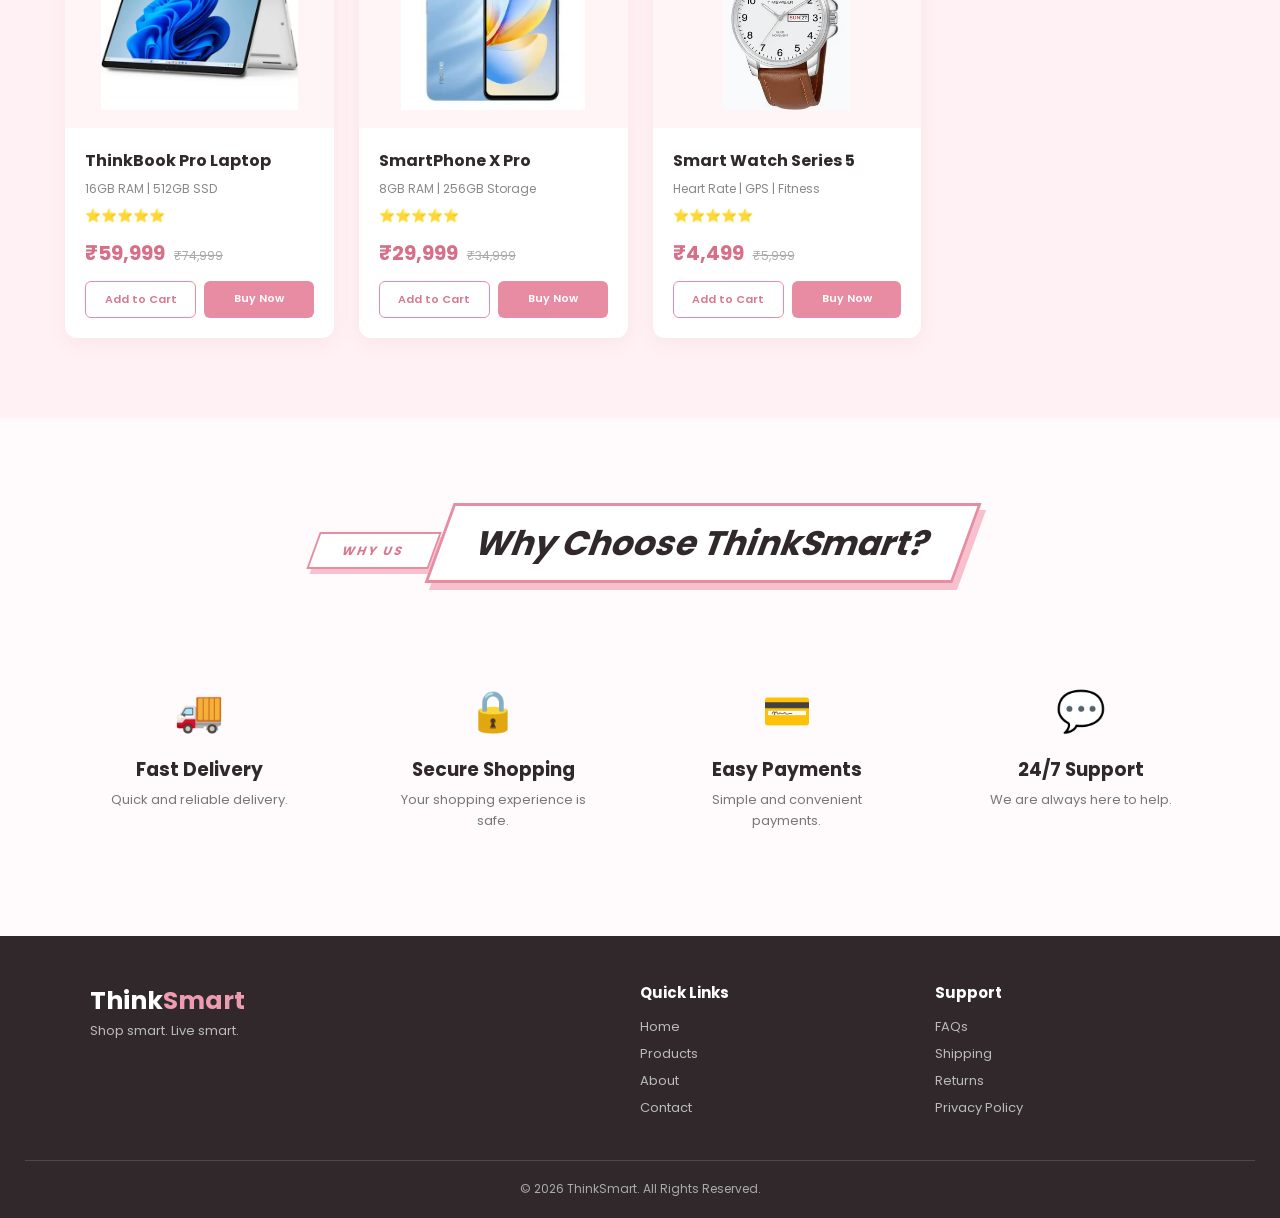
<file: DAY-4(e commerce)/ecommerce/Home-Page.html>
<!DOCTYPE html>
<html lang="en">

<head>

    <meta charset="UTF-8">
    <meta name="viewport" content="width=device-width, initial-scale=1.0">

    <title>ThinkSmart - Home</title>

    <link rel="stylesheet" href="styles/style.css">

    <link href="https://fonts.googleapis.com/css2?family=Poppins:wght@300;400;500;600;700&display=swap"
          rel="stylesheet">

</head>

<body>

<header>

    <nav class="navbar">

        <a href="Home-Page.html" class="logo">
            <img src="images/logo.png" alt="ThinkSmart Logo">
        </a>


        <ul class="nav-links">

            <li>
                <a href="Home-Page.html">Home</a>
            </li>

            <li>
                <a href="Products.html">Products</a>
            </li>

            <li>
                <a href="About.html">About</a>
            </li>

            <li>
                <a href="Contact.html">Contact</a>
            </li>

            <li>
                <a href="Cart.html">🛒 Cart</a>
            </li>

        </ul>


        <a href="index.html" class="nav-btn">
            Login
        </a>

    </nav>

</header>


<!-- HERO -->

<section class="hero">

    <div class="hero-content">

        <span class="small-title">
            WELCOME TO THINKSMART
        </span>


        <h1>
            Shop Smart.
            <br>
            <span>Live Smart.</span>
        </h1>


        <p>
            Discover the latest laptops, mobiles, watches
            and lifestyle products at amazing prices.
        </p>


        <div class="hero-buttons">

            <a href="Products.html"
               class="main-btn">
                Shop Now
            </a>


            <a href="About.html"
               class="outline-btn">
                Learn More
            </a>

        </div>

    </div>


    <div class="hero-image">

        <div class="hero-circle">

            <div class="hero-product">

                <img src="images/laptop.png"
                     alt="Laptop">

            </div>

        </div>

    </div>

</section>


<!-- CATEGORIES -->

<section class="section">

    <div class="section-heading">

        <span>EXPLORE</span>

        <h2>Shop By Category</h2>

        <p>
            Find everything you need in one place.
        </p>

    </div>


    <div class="category-container">


        <a href="Products.html"
           class="category-card">

            <div class="category-icon">
                💻
            </div>

            <h3>Laptops</h3>

            <p>Latest laptops</p>

        </a>


        <a href="Products.html"
           class="category-card">

            <div class="category-icon">
                📱
            </div>

            <h3>Mobiles</h3>

            <p>Smart smartphones</p>

        </a>


        <a href="Products.html"
           class="category-card">

            <div class="category-icon">
                ⌚
            </div>

            <h3>Watches</h3>

            <p>Smart watches</p>

        </a>


        <a href="Products.html"
           class="category-card">

            <div class="category-icon">
                🎧
            </div>

            <h3>Headphones</h3>

            <p>Premium audio</p>

        </a>

    </div>

</section>


<!-- FEATURED PRODUCTS -->

<section class="section pink-section">

    <div class="section-heading">

        <span>OUR PICKS</span>

        <h2>Featured Products</h2>

        <p>
            Explore our popular products.
        </p>

    </div>


    <div class="product-container">


        <!-- LAPTOP -->

        <div class="product-card">

            <div class="discount">
                20% OFF
            </div>


            <div class="product-image">

                <img src="images/laptop.png"
                     alt="Laptop">

            </div>


            <div class="product-info">

                <h3>
                    ThinkBook Pro Laptop
                </h3>

                <p>
                    16GB RAM | 512GB SSD
                </p>

                <div class="rating">
                    ⭐⭐⭐⭐⭐
                </div>

                <p class="price">
                    ₹59,999
                    <del>₹74,999</del>
                </p>


                <div class="product-buttons">

                    <a href="Cart.html"
                       class="cart-btn">
                        Add to Cart
                    </a>

                    <a href="Cart.html"
                       class="buy-btn">
                        Buy Now
                    </a>

                </div>

            </div>

        </div>


        <!-- PHONE -->

        <div class="product-card">

            <div class="discount">
                15% OFF
            </div>


            <div class="product-image">

                <img src="images/phone.png"
                     alt="Phone">

            </div>


            <div class="product-info">

                <h3>
                    SmartPhone X Pro
                </h3>

                <p>
                    8GB RAM | 256GB Storage
                </p>

                <div class="rating">
                    ⭐⭐⭐⭐⭐
                </div>

                <p class="price">
                    ₹29,999
                    <del>₹34,999</del>
                </p>


                <div class="product-buttons">

                    <a href="Cart.html"
                       class="cart-btn">
                        Add to Cart
                    </a>

                    <a href="Cart.html"
                       class="buy-btn">
                        Buy Now
                    </a>

                </div>

            </div>

        </div>


        <!-- WATCH -->

        <div class="product-card">

            <div class="discount">
                25% OFF
            </div>


            <div class="product-image">

                <img src="images/watch.png"
                     alt="Smart Watch">

            </div>


            <div class="product-info">

                <h3>
                    Smart Watch Series 5
                </h3>

                <p>
                    Heart Rate | GPS | Fitness
                </p>

                <div class="rating">
                    ⭐⭐⭐⭐⭐
                </div>

                <p class="price">
                    ₹4,499
                    <del>₹5,999</del>
                </p>


                <div class="product-buttons">

                    <a href="Cart.html"
                       class="cart-btn">
                        Add to Cart
                    </a>

                    <a href="Cart.html"
                       class="buy-btn">
                        Buy Now
                    </a>

                </div>

            </div>

        </div>

    </div>

</section>


<!-- WHY US -->

<section class="section">

    <div class="section-heading">

        <span>WHY US</span>

        <h2>
            Why Choose ThinkSmart?
        </h2>

    </div>


    <div class="features">


        <div class="feature">

            <div>🚚</div>

            <h3>
                Fast Delivery
            </h3>

            <p>
                Quick and reliable delivery.
            </p>

        </div>


        <div class="feature">

            <div>🔒</div>

            <h3>
                Secure Shopping
            </h3>

            <p>
                Your shopping experience is safe.
            </p>

        </div>


        <div class="feature">

            <div>💳</div>

            <h3>
                Easy Payments
            </h3>

            <p>
                Simple and convenient payments.
            </p>

        </div>


        <div class="feature">

            <div>💬</div>

            <h3>
                24/7 Support
            </h3>

            <p>
                We are always here to help.
            </p>

        </div>

    </div>

</section>


<footer>

    <div class="footer-container">


        <div>

            <div class="footer-logo">
                Think<span>Smart</span>
            </div>

            <p>
                Shop smart. Live smart.
            </p>

        </div>


        <div>

            <h3>Quick Links</h3>

            <a href="Home-Page.html">
                Home
            </a>

            <a href="Products.html">
                Products
            </a>

            <a href="About.html">
                About
            </a>

            <a href="Contact.html">
                Contact
            </a>

        </div>


        <div>

            <h3>Support</h3>

            <a href="#">
                FAQs
            </a>

            <a href="#">
                Shipping
            </a>

            <a href="#">
                Returns
            </a>

            <a href="#">
                Privacy Policy
            </a>

        </div>

    </div>


    <div class="copyright">
        © 2026 ThinkSmart. All Rights Reserved.
    </div>

</footer>

</body>
</html>
</file>
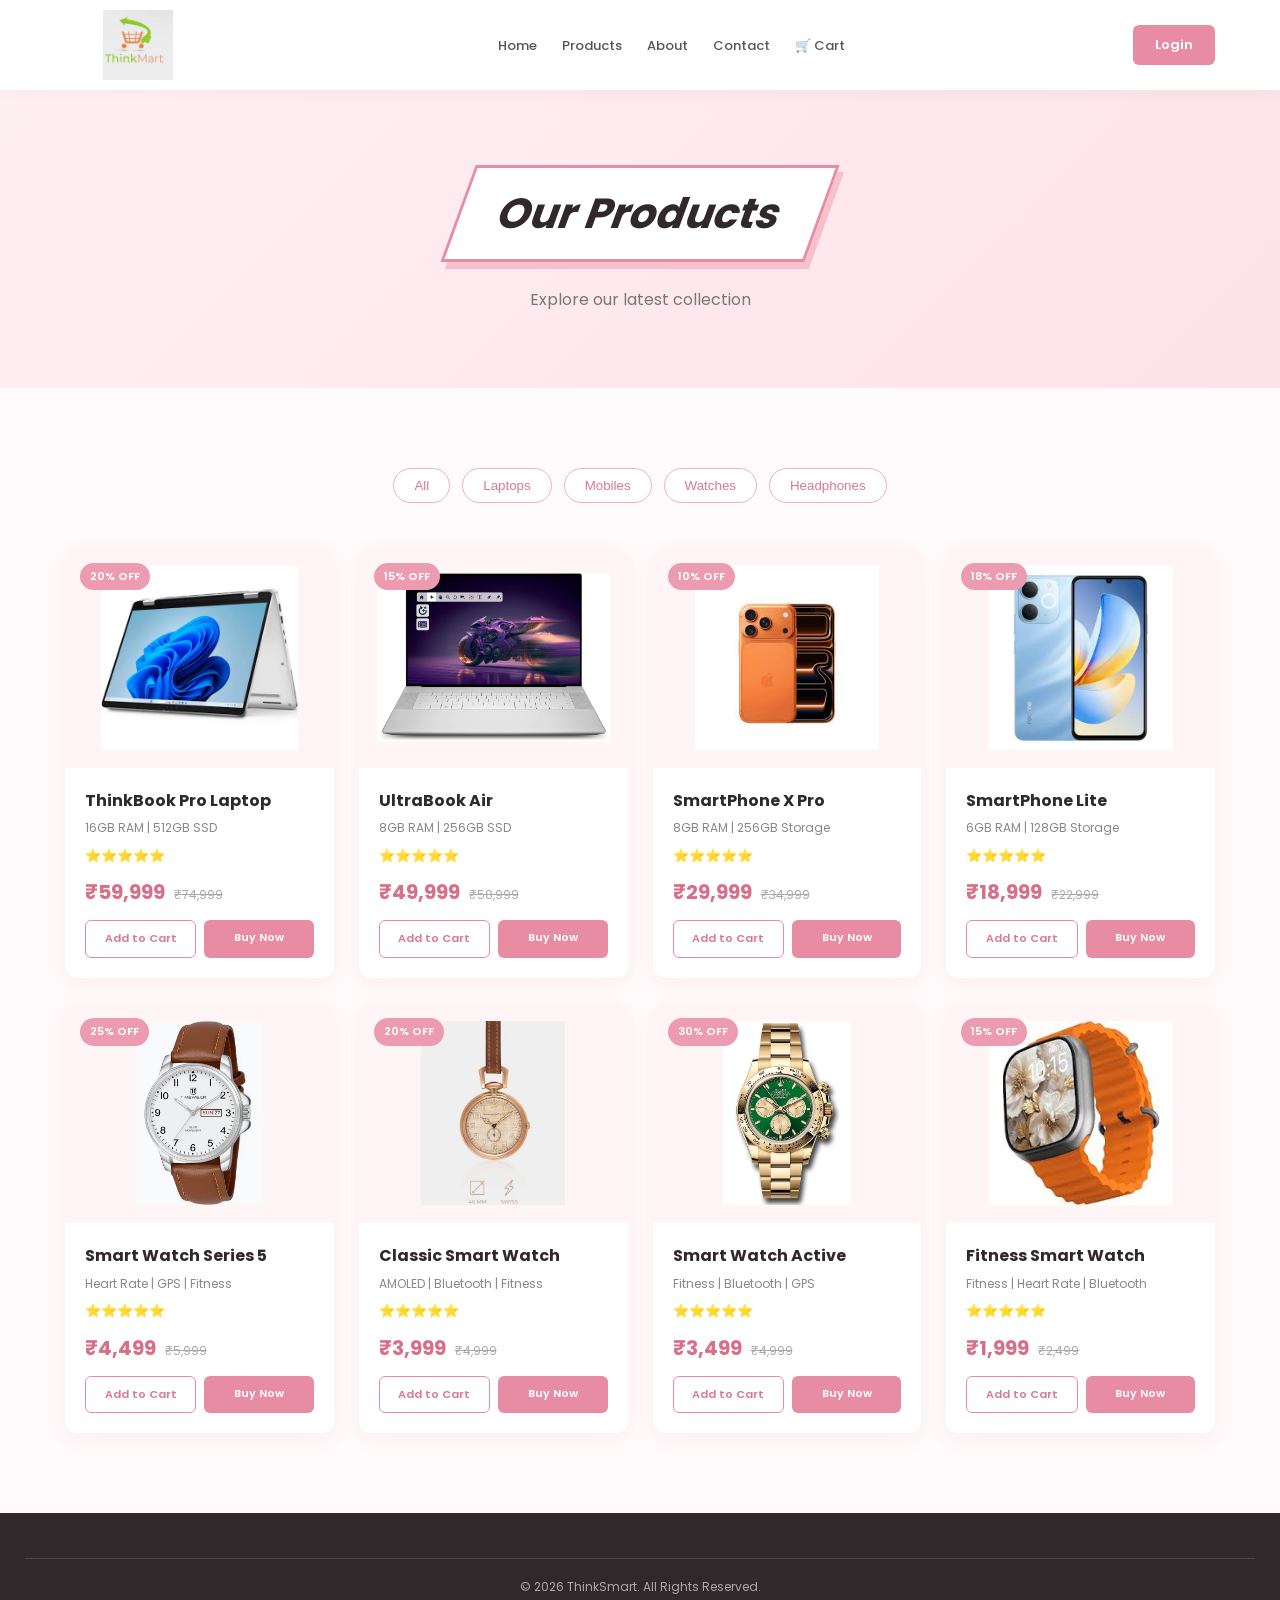
<file: DAY-4(e commerce)/ecommerce/Products.html>
<!DOCTYPE html>
<html lang="en">

<head>

    <meta charset="UTF-8">
    <meta name="viewport" content="width=device-width, initial-scale=1.0">

    <title>ThinkSmart - Products</title>

    <link rel="stylesheet" href="styles/style.css">

    <link href="https://fonts.googleapis.com/css2?family=Poppins:wght@300;400;500;600;700&display=swap"
          rel="stylesheet">

</head>

<body>

<header>

    <nav class="navbar">

        <a href="Home-Page.html" class="logo">
            <img src="images/logo.png" alt="ThinkSmart Logo">
        </a>


        <ul class="nav-links">

            <li>
                <a href="Home-Page.html">Home</a>
            </li>

            <li>
                <a href="Products.html">Products</a>
            </li>

            <li>
                <a href="About.html">About</a>
            </li>

            <li>
                <a href="Contact.html">Contact</a>
            </li>

            <li>
                <a href="Cart.html">🛒 Cart</a>
            </li>

        </ul>


        <a href="index.html"
           class="nav-btn">
            Login
        </a>

    </nav>

</header>


<section class="page-banner">

    <h1>Our Products</h1>

    <p>
        Explore our latest collection
    </p>

</section>


<section class="section">


    <div class="category-filter">

        <button>All</button>
        <button>Laptops</button>
        <button>Mobiles</button>
        <button>Watches</button>
        <button>Headphones</button>

    </div>


    <div class="product-container">


        <!-- PRODUCT 1 -->

        <div class="product-card">

            <div class="discount">
                20% OFF
            </div>

            <div class="product-image">
                <img src="images/laptop.png"
                     alt="Laptop">
            </div>

            <div class="product-info">

                <h3>
                    ThinkBook Pro Laptop
                </h3>

                <p>
                    16GB RAM | 512GB SSD
                </p>

                <div class="rating">
                    ⭐⭐⭐⭐⭐
                </div>

                <p class="price">
                    ₹59,999
                    <del>₹74,999</del>
                </p>

                <div class="product-buttons">

                    <a href="Cart.html"
                       class="cart-btn">
                        Add to Cart
                    </a>

                    <a href="Cart.html"
                       class="buy-btn">
                        Buy Now
                    </a>

                </div>

            </div>

        </div>


        <!-- PRODUCT 2 -->

        <div class="product-card">

            <div class="discount">
                15% OFF
            </div>

            <div class="product-image">
                <img src="images/laptop1.png"
                     alt="Laptop">
            </div>

            <div class="product-info">

                <h3>
                    UltraBook Air
                </h3>

                <p>
                    8GB RAM | 256GB SSD
                </p>

                <div class="rating">
                    ⭐⭐⭐⭐⭐
                </div>

                <p class="price">
                    ₹49,999
                    <del>₹58,999</del>
                </p>

                <div class="product-buttons">

                    <a href="Cart.html"
                       class="cart-btn">
                        Add to Cart
                    </a>

                    <a href="Cart.html"
                       class="buy-btn">
                        Buy Now
                    </a>

                </div>

            </div>

        </div>


        <!-- PRODUCT 3 -->

        <div class="product-card">

            <div class="discount">
                10% OFF
            </div>

            <div class="product-image">
                <img src="images/phone1.png"
                     alt="Phone">
            </div>

            <div class="product-info">

                <h3>
                    SmartPhone X Pro
                </h3>

                <p>
                    8GB RAM | 256GB Storage
                </p>

                <div class="rating">
                    ⭐⭐⭐⭐⭐
                </div>

                <p class="price">
                    ₹29,999
                    <del>₹34,999</del>
                </p>

                <div class="product-buttons">

                    <a href="Cart.html"
                       class="cart-btn">
                        Add to Cart
                    </a>

                    <a href="Cart.html"
                       class="buy-btn">
                        Buy Now
                    </a>

                </div>

            </div>

        </div>


        <!-- PRODUCT 4 -->

        <div class="product-card">

            <div class="discount">
                18% OFF
            </div>

            <div class="product-image">
                <img src="images/phone.png"
                     alt="Phone">
            </div>

            <div class="product-info">

                <h3>
                    SmartPhone Lite
                </h3>

                <p>
                    6GB RAM | 128GB Storage
                </p>

                <div class="rating">
                    ⭐⭐⭐⭐⭐
                </div>

                <p class="price">
                    ₹18,999
                    <del>₹22,999</del>
                </p>

                <div class="product-buttons">

                    <a href="Cart.html"
                       class="cart-btn">
                        Add to Cart
                    </a>

                    <a href="Cart.html"
                       class="buy-btn">
                        Buy Now
                    </a>

                </div>

            </div>

        </div>


        <!-- PRODUCT 5 -->

        <div class="product-card">

            <div class="discount">
                25% OFF
            </div>

            <div class="product-image">
                <img src="images/watch.png"
                     alt="Smart Watch">
            </div>

            <div class="product-info">

                <h3>
                    Smart Watch Series 5
                </h3>

                <p>
                    Heart Rate | GPS | Fitness
                </p>

                <div class="rating">
                    ⭐⭐⭐⭐⭐
                </div>

                <p class="price">
                    ₹4,499
                    <del>₹5,999</del>
                </p>

                <div class="product-buttons">

                    <a href="Cart.html"
                       class="cart-btn">
                        Add to Cart
                    </a>

                    <a href="Cart.html"
                       class="buy-btn">
                        Buy Now
                    </a>

                </div>

            </div>

        </div>


        <!-- PRODUCT 6 -->

        <div class="product-card">

            <div class="discount">
                20% OFF
            </div>

            <div class="product-image">
                <img src="images/watch_2.png"
                     alt="Smart Watch">
            </div>

            <div class="product-info">

                <h3>
                    Classic Smart Watch
                </h3>

                <p>
                    AMOLED | Bluetooth | Fitness
                </p>

                <div class="rating">
                    ⭐⭐⭐⭐⭐
                </div>

                <p class="price">
                    ₹3,999
                    <del>₹4,999</del>
                </p>

                <div class="product-buttons">

                    <a href="Cart.html"
                       class="cart-btn">
                        Add to Cart
                    </a>

                    <a href="Cart.html"
                       class="buy-btn">
                        Buy Now
                    </a>

                </div>

            </div>

        </div>


        <!-- PRODUCT 7 -->

        <div class="product-card">

            <div class="discount">
                30% OFF
            </div>

            <div class="product-image">
                <img src="images/watch_4.png"
                     alt="Smart Watch">
            </div>

            <div class="product-info">

                <h3>
                    Smart Watch Active
                </h3>

                <p>
                    Fitness | Bluetooth | GPS
                </p>

                <div class="rating">
                    ⭐⭐⭐⭐⭐
                </div>

                <p class="price">
                    ₹3,499
                    <del>₹4,999</del>
                </p>

                <div class="product-buttons">

                    <a href="Cart.html"
                       class="cart-btn">
                        Add to Cart
                    </a>

                    <a href="Cart.html"
                       class="buy-btn">
                        Buy Now
                    </a>

                </div>

            </div>

        </div>


        <!-- PRODUCT 8 -->

        <div class="product-card">

            <div class="discount">
                15% OFF
            </div>

            <div class="product-image">
                <img src="images/watch_3.png"
                     alt="Smart Watch">
            </div>

            <div class="product-info">

                <h3>
                    Fitness Smart Watch
                </h3>

                <p>
                    Fitness | Heart Rate | Bluetooth
                </p>

                <div class="rating">
                    ⭐⭐⭐⭐⭐
                </div>

                <p class="price">
                    ₹1,999
                    <del>₹2,499</del>
                </p>

                <div class="product-buttons">

                    <a href="Cart.html"
                       class="cart-btn">
                        Add to Cart
                    </a>

                    <a href="Cart.html"
                       class="buy-btn">
                        Buy Now
                    </a>

                </div>

            </div>

        </div>

    </div>

</section>


<footer>

    <div class="copyright">
        © 2026 ThinkSmart. All Rights Reserved.
    </div>

</footer>

</body>
</html>
</file>
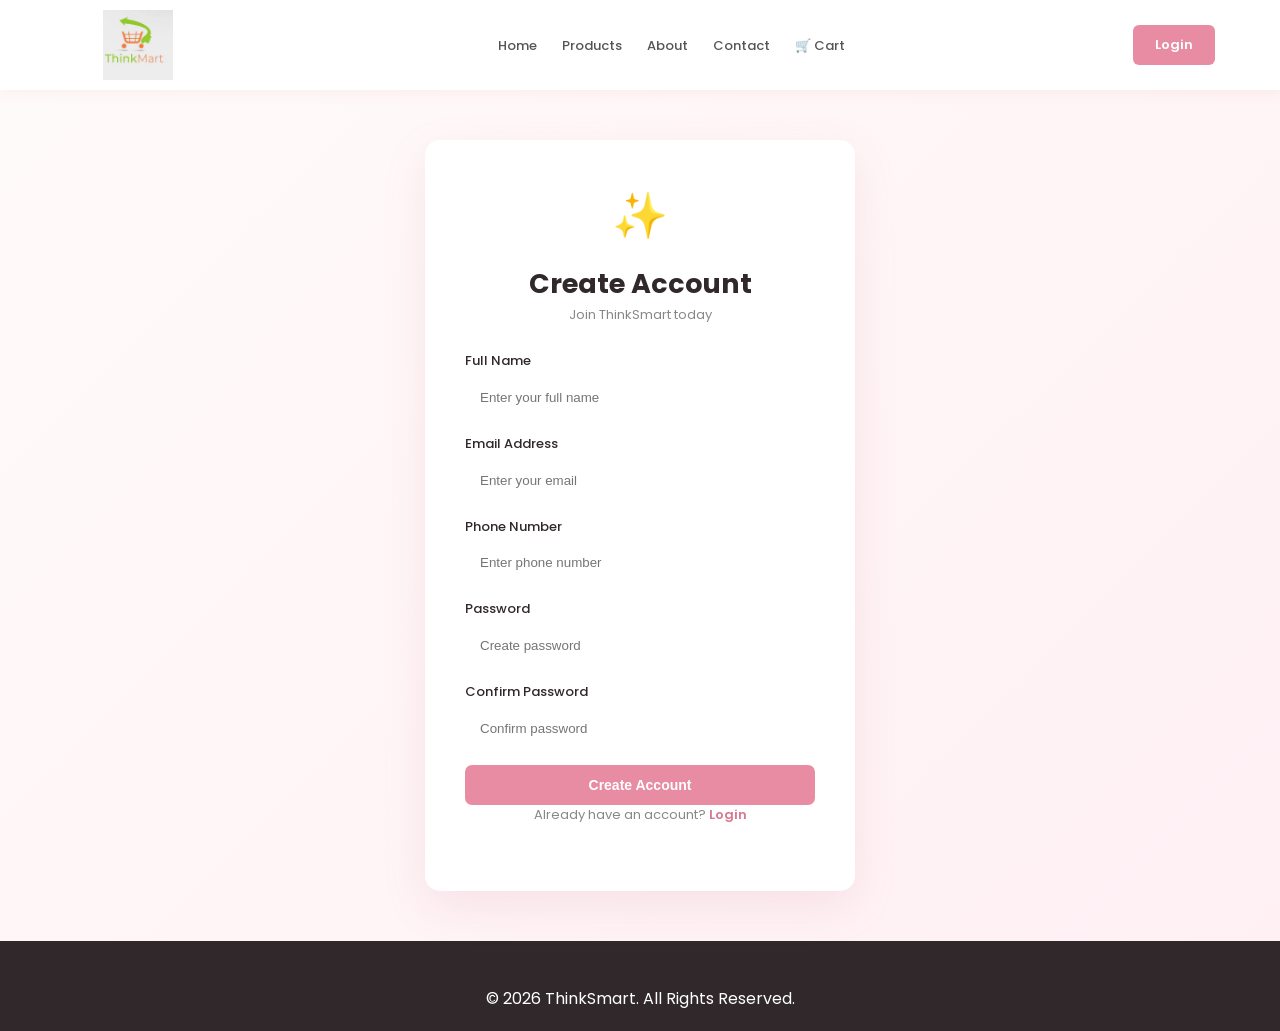
<file: DAY-4(e commerce)/ecommerce/Register-Page.html>
<!DOCTYPE html>
<html lang="en">

<head>

    <meta charset="UTF-8">
    <meta name="viewport" content="width=device-width, initial-scale=1.0">

    <title>ThinkSmart - Register</title>

    <link rel="stylesheet" href="styles/style.css">

    <link href="https://fonts.googleapis.com/css2?family=Poppins:wght@300;400;500;600;700&display=swap"
          rel="stylesheet">

</head>

<body>

<header>

    <nav class="navbar">

        <a href="Home-Page.html" class="logo">
            <img src="images/logo.png" alt="ThinkSmart Logo">
        </a>


        <ul class="nav-links">

            <li>
                <a href="Home-Page.html">Home</a>
            </li>

            <li>
                <a href="Products.html">Products</a>
            </li>

            <li>
                <a href="About.html">About</a>
            </li>

            <li>
                <a href="Contact.html">Contact</a>
            </li>

            <li>
                <a href="Cart.html">🛒 Cart</a>
            </li>

        </ul>


        <a href="index.html" class="nav-btn">
            Login
        </a>

    </nav>

</header>


<section class="auth-section">

    <div class="auth-card register-card">

        <div class="auth-icon">✨</div>

        <h1>Create Account</h1>

        <p>Join ThinkSmart today</p>


        <form>

            <label>Full Name</label>

            <input type="text"
                   placeholder="Enter your full name"
                   required>


            <label>Email Address</label>

            <input type="email"
                   placeholder="Enter your email"
                   required>


            <label>Phone Number</label>

            <input type="tel"
                   placeholder="Enter phone number">


            <label>Password</label>

            <input type="password"
                   placeholder="Create password"
                   required>


            <label>Confirm Password</label>

            <input type="password"
                   placeholder="Confirm password"
                   required>


            <button type="submit" class="main-btn">
                Create Account
            </button>

        </form>


        <p class="account-text">

            Already have an account?

            <a href="index.html">
                Login
            </a>

        </p>

    </div>

</section>


<footer>

    <p>© 2026 ThinkSmart. All Rights Reserved.</p>

</footer>

</body>
</html>
</file>
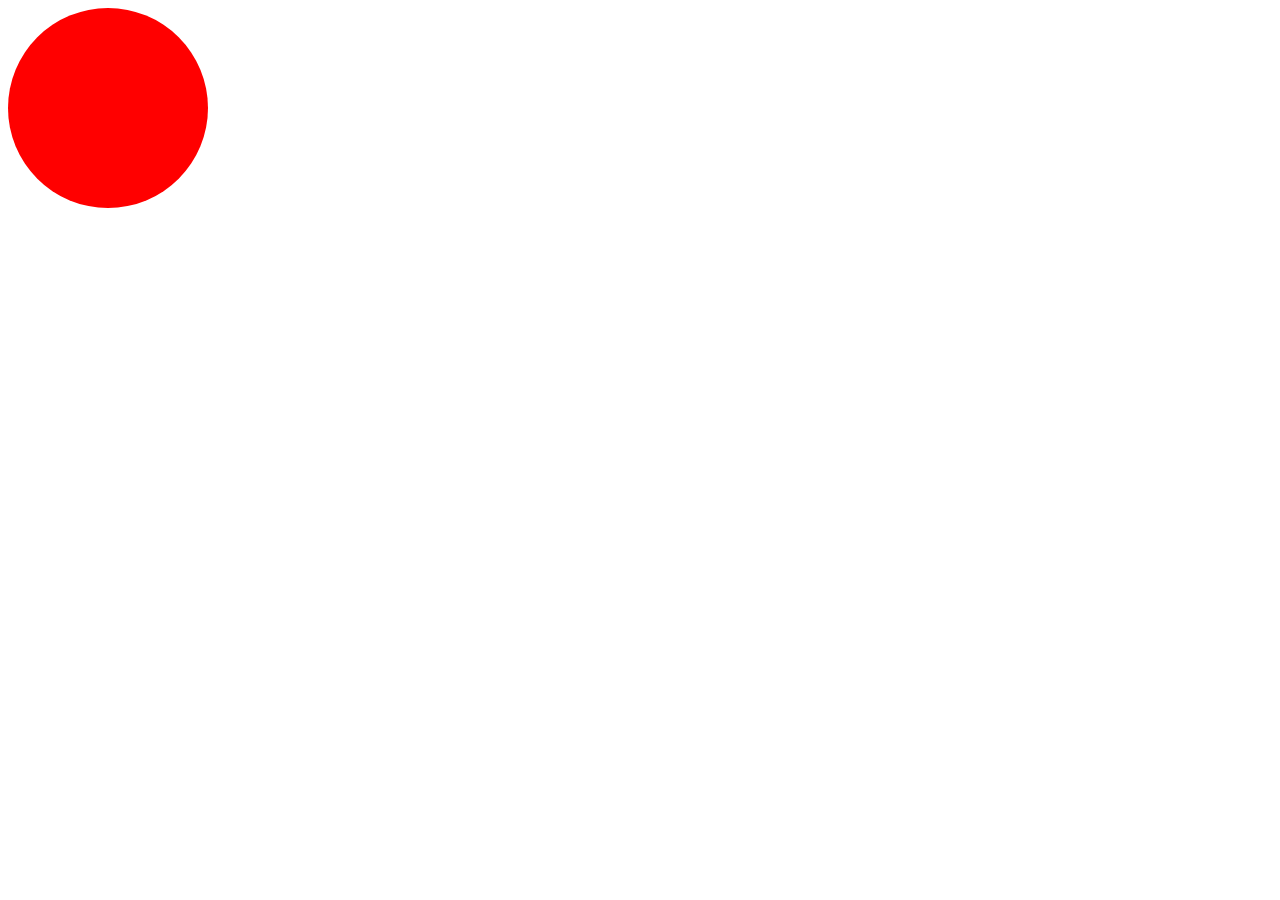
<file: DAY_8(animations)/Animations/ball.html>
<!DOCTYPE html>
<html lang="en">
<head>
    <meta charset="UTF-8">
    <meta name="viewport" content="width=device-width, initial-scale=1.0">
    <title>Document</title>
    <link rel="stylesheet" href="ball.css">
</head>
<body>
    <div class="ball"></div>
</body>
</html>
</file>
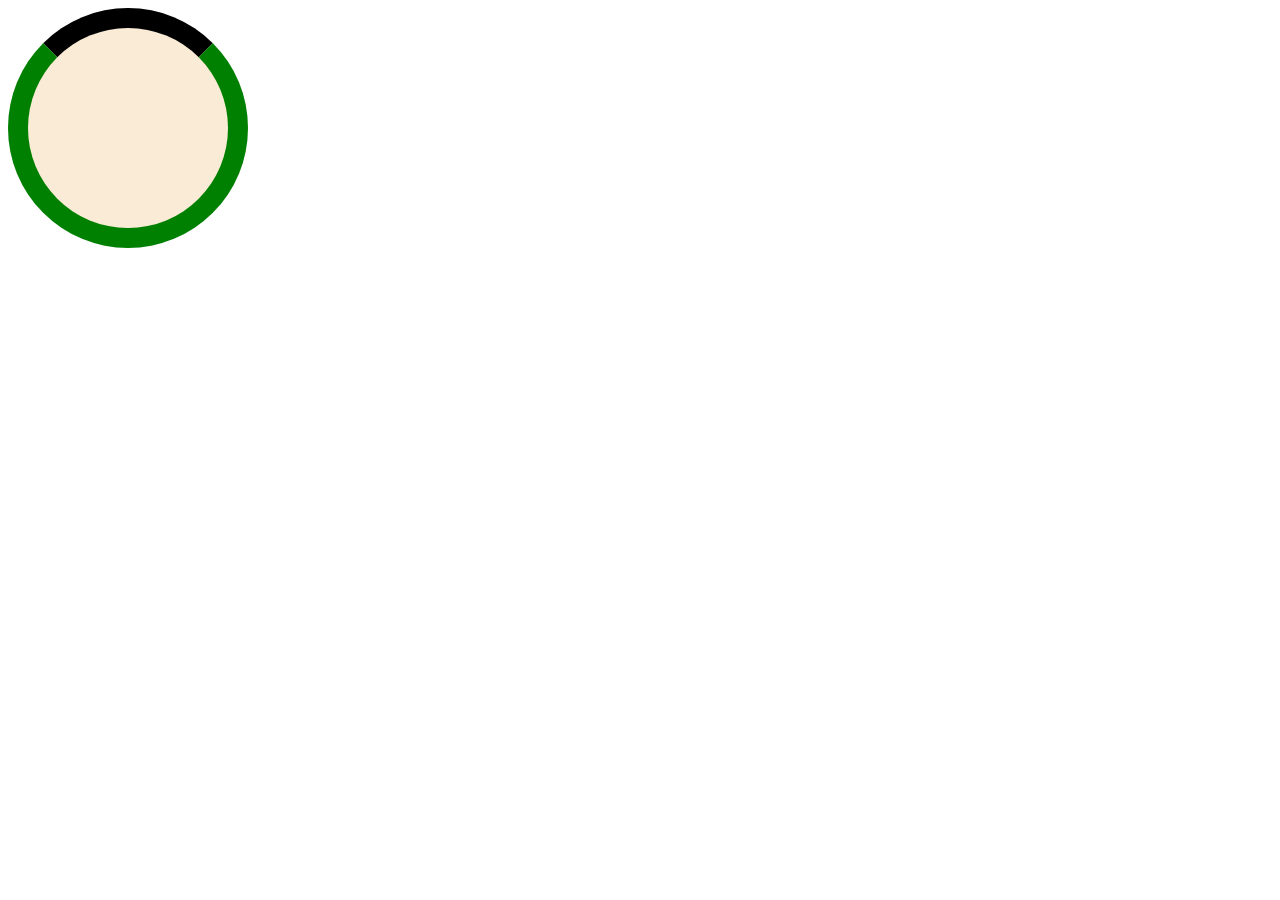
<file: DAY_8(animations)/Animations/loader.html>
<!DOCTYPE html>
<html lang="en">
<head>
    <meta charset="UTF-8">
    <meta name="viewport" content="width=device-width, initial-scale=1.0">
    <title>Document</title>
    <link rel="stylesheet" href="styles.css">
</head>
<body>
    <div class="box1"></div>
</body>
</html>
</file>
<file: DAY-4(e commerce)/ecommerce/styles/style.css>
* {
    margin: 0;
    padding: 0;
    box-sizing: border-box;
}


body {
    font-family: 'Poppins', sans-serif;
    background: #fffafb;
    color: #30282a;
    line-height: 1.6;
}


a {
    text-decoration: none;
    color: inherit;
}


img {
    max-width: 100%;
}


/* ================================
   NAVBAR
================================ */

header {
    background: white;
    box-shadow: 0 2px 15px rgba(180, 100, 120, 0.08);
    position: sticky;
    top: 0;
    z-index: 1000;
}


.navbar {
    max-width: 1200px;
    height: 90px;
    margin: auto;
    padding: 10px 25px;

    display: flex;
    align-items: center;
    justify-content: space-between;
}


/* LOGO */

.logo {
    width: 145px;
    height: 70px;

    display: flex;
    align-items: center;
    justify-content: center;
}


.logo img {
    width: 145px;
    height: 70px;

    object-fit: contain;

    display: block;
}


/* NAV LINKS */

.nav-links {
    display: flex;
    align-items: center;
    gap: 25px;

    list-style: none;
}


.nav-links a {
    font-size: 13px;
    font-weight: 500;

    color: #555;

    transition: 0.3s;
}


.nav-links a:hover {
    color: #d97891;
}


/* LOGIN / REGISTER BUTTON */

.nav-btn {
    background: #e88ca3;
    color: white;

    padding: 10px 22px;

    border-radius: 6px;

    font-size: 13px;
    font-weight: 600;

    transition: 0.3s;
}


.nav-btn:hover {
    background: #d97891;
    transform: translateY(-2px);
}


/* ================================
   BUTTONS
================================ */

.main-btn {
    display: inline-block;

    background: #e88ca3;
    color: white;

    padding: 12px 27px;

    border: none;
    border-radius: 7px;

    font-size: 14px;
    font-weight: 600;

    cursor: pointer;

    transition: 0.3s;
}


.main-btn:hover {
    background: #d87891;

    transform: translateY(-2px);

    box-shadow: 0 8px 20px rgba(220, 120, 145, 0.25);
}


.outline-btn {
    display: inline-block;

    padding: 12px 27px;

    border: 1px solid #e88ca3;

    color: #d97891;

    border-radius: 7px;

    font-size: 14px;
    font-weight: 600;

    transition: 0.3s;
}


.outline-btn:hover {
    background: #fde3e9;
}


/* ================================
   HERO
================================ */

.hero {
    max-width: 1200px;

    margin: auto;

    padding: 80px 25px;

    display: flex;

    align-items: center;

    justify-content: space-between;

    min-height: 570px;
}


.hero-content {
    width: 50%;
}


.small-title {
    color: #d97891;

    font-size: 12px;

    font-weight: 700;

    letter-spacing: 2px;
}


.hero h1 {
    font-size: 55px;

    line-height: 1.15;

    margin: 15px 0 20px;
}


.hero h1 span {
    color: #e88ca3;
}


.hero p {
    color: #777;

    max-width: 520px;

    margin-bottom: 30px;

    font-size: 15px;
}


.hero-buttons {
    display: flex;

    gap: 12px;
}


.hero-image {
    width: 45%;

    display: flex;

    justify-content: center;
}


.hero-circle {
    width: 390px;
    height: 390px;

    background: #fde3e9;

    border-radius: 50%;

    display: flex;

    align-items: center;

    justify-content: center;
}


.hero-product {
    display: flex;

    align-items: center;

    justify-content: center;
}


.hero-product img {
    width: 300px;
    height: 300px;

    object-fit: contain;

    display: block;
}


/* ================================
   SECTION
================================ */

.section {
    max-width: 1200px;

    margin: auto;

    padding: 80px 25px;
}


.pink-section {
    max-width: none;

    background: #fff1f4;

    padding-left: max(25px, calc((100% - 1150px) / 2));

    padding-right: max(25px, calc((100% - 1150px) / 2));
}


/* ================================
   45 DEGREE / SLANTED HEADINGS
================================ */

.section-heading {
    text-align: center;

    margin-bottom: 55px;
}


/* SMALL HEADING BOX */

.section-heading span {
    display: inline-block;

    padding: 7px 28px;

    color: #d97891;

    background: white;

    border: 2px solid #e88ca3;

    font-size: 12px;

    font-weight: 700;

    letter-spacing: 2px;

    position: relative;

    transform: skewX(-20deg);

    box-shadow: 5px 5px 0 #f6c1cd;

    margin-bottom: 12px;
}


/* KEEP TEXT NORMAL */

.section-heading span {
    text-align: center;
}


/* MAIN HEADING BOX */

.section-heading h2 {

    display: inline-block;

    position: relative;

    padding: 10px 35px;

    background: white;

    border: 3px solid #e88ca3;

    font-size: 34px;

    color: #30282a;

    transform: skewX(-20deg);

    box-shadow: 7px 7px 0 #f6c1cd;

    margin: 5px 0 15px;
}


/* TEXT INSIDE HEADING */

.section-heading h2 {
    text-align: center;
}


/* DESCRIPTION */

.section-heading p {
    color: #777;

    margin-top: 12px;

    font-size: 14px;
}


/* ================================
   CATEGORY
================================ */

.category-container {
    display: grid;

    grid-template-columns: repeat(4, 1fr);

    gap: 20px;
}


.category-card {
    background: white;

    padding: 35px 20px;

    text-align: center;

    border-radius: 12px;

    box-shadow: 0 5px 25px rgba(180, 100, 120, 0.08);

    transition: 0.3s;
}


.category-card:hover {
    transform: translateY(-7px);

    box-shadow: 0 15px 30px rgba(180, 100, 120, 0.15);
}


.category-icon {
    font-size: 55px;

    margin-bottom: 15px;
}


.category-card h3 {
    margin-bottom: 5px;
}


.category-card p {
    color: #888;

    font-size: 13px;
}


/* ================================
   PRODUCTS
================================ */

.product-container {
    display: grid;

    grid-template-columns: repeat(4, 1fr);

    gap: 25px;
}


.product-card {
    background: white;

    border-radius: 12px;

    overflow: hidden;

    position: relative;

    box-shadow: 0 5px 20px rgba(180, 100, 120, 0.08);

    transition: 0.3s;
}


.product-card:hover {
    transform: translateY(-7px);

    box-shadow: 0 15px 35px rgba(180, 100, 120, 0.15);
}


.discount {
    position: absolute;

    top: 15px;
    left: 15px;

    background: #ed9bb0;

    color: white;

    padding: 5px 10px;

    border-radius: 20px;

    font-size: 11px;

    font-weight: 600;

    z-index: 2;
}


/* PRODUCT IMAGE */

.product-image {
    height: 220px;

    background: #fff5f7;

    display: flex;

    align-items: center;

    justify-content: center;

    overflow: hidden;
}


.product-image img {
    width: 100%;
    height: 100%;

    object-fit: contain;

    padding: 18px;

    display: block;

    transition: 0.3s;
}


.product-card:hover .product-image img {
    transform: scale(1.05);
}


.product-info {
    padding: 20px;
}


.product-info h3 {
    font-size: 16px;

    margin-bottom: 5px;
}


.product-info > p:not(.price) {
    color: #888;

    font-size: 12px;

    margin-bottom: 7px;
}


.rating {
    color: #efa44c;

    font-size: 13px;

    margin: 8px 0;
}


.price {
    color: #d86f89;

    font-size: 20px;

    font-weight: 700;

    margin: 10px 0;
}


.price del {
    color: #aaa;

    font-size: 12px;

    font-weight: 400;

    margin-left: 5px;
}


/* PRODUCT BUTTONS */

.product-buttons {
    display: flex;

    gap: 8px;

    margin-top: 12px;
}


.cart-btn {
    flex: 1;

    text-align: center;

    padding: 9px 5px;

    border: 1px solid #e88ca3;

    color: #d97891;

    border-radius: 6px;

    font-size: 11px;

    font-weight: 600;

    transition: 0.3s;
}


.cart-btn:hover {
    background: #fde3e9;
}


.buy-btn {
    flex: 1;

    text-align: center;

    padding: 9px 5px;

    background: #e88ca3;

    color: white;

    border-radius: 6px;

    font-size: 11px;

    font-weight: 600;

    transition: 0.3s;
}


.buy-btn:hover {
    background: #d97891;
}


/* ================================
   FEATURES
================================ */

.features {
    display: grid;

    grid-template-columns: repeat(4, 1fr);

    gap: 25px;
}


.feature {
    text-align: center;

    padding: 25px;
}


.feature > div {
    font-size: 40px;

    margin-bottom: 12px;
}


.feature h3 {
    margin-bottom: 5px;
}


.feature p {
    color: #777;

    font-size: 13px;
}


/* ================================
   PAGE BANNER
================================ */

.page-banner {
    background: linear-gradient(
        135deg,
        #fff0f4,
        #fde2e9
    );

    text-align: center;

    padding: 75px 20px;
}


.page-banner h1 {

    display: inline-block;

    padding: 12px 38px;

    background: white;

    border: 3px solid #e88ca3;

    color: #30282a;

    font-size: 42px;

    transform: skewX(-20deg);

    box-shadow: 7px 7px 0 #f6c1cd;

    margin-bottom: 20px;
}


.page-banner p {
    color: #777;

    margin-top: 5px;
}


/* ================================
   CATEGORY FILTER
================================ */

.category-filter {
    display: flex;

    justify-content: center;

    gap: 12px;

    margin-bottom: 45px;

    flex-wrap: wrap;
}


.category-filter button {
    background: white;

    border: 1px solid #edb1bf;

    color: #d97891;

    padding: 9px 20px;

    border-radius: 20px;

    cursor: pointer;

    transition: 0.3s;
}


.category-filter button:hover {
    background: #e88ca3;

    color: white;
}


/* ================================
   LOGIN / REGISTER
================================ */

.auth-section {

    min-height: calc(100vh - 145px);

    display: flex;

    align-items: center;

    justify-content: center;

    padding: 50px 20px;

    background: linear-gradient(
        135deg,
        #fffafa,
        #fff0f4
    );
}


.auth-card {

    background: white;

    width: 430px;

    padding: 40px;

    border-radius: 15px;

    box-shadow: 0 15px 45px rgba(180, 100, 120, 0.12);

    text-align: center;
}


.auth-icon {
    font-size: 45px;

    margin-bottom: 10px;
}


.auth-card h1 {
    font-size: 27px;
}


.auth-card > p {
    color: #888;

    font-size: 13px;

    margin-bottom: 25px;
}


.auth-card form {
    text-align: left;
}


.auth-card label {
    display: block;

    font-size: 13px;

    margin-bottom: 5px;

    font-weight: 500;
}


.auth-card input {

    width: 100%;

    padding: 12px 14px;

    border: 1px solid #fffdfd;

    border-radius: 7px;

    outline: none;

    margin-bottom: 16px;

    transition: 0.3s;
}


.auth-card input:focus {
    border-color: #8cd9e8;

    box-shadow: 0 0 0 3px #f6f2f3;
}


.auth-card .main-btn {
    width: 100%;
}


.remember {

    display: flex;

    justify-content: space-between;

    align-items: center;

    font-size: 12px;

    margin-bottom: 20px;
}


.remember label {
    display: flex;

    align-items: center;

    gap: 5px;
}


.remember input {
    width: auto;

    margin: 0;
}


.remember a {
    color: #d97891;
}


.account-text a {
    color: #d97891;

    font-weight: 600;
}


/* ================================
   CART
================================ */

.cart-section {

    max-width: 1100px;

    margin: auto;

    padding: 70px 25px;

    display: grid;

    grid-template-columns: 1fr 350px;

    gap: 30px;
}


.cart-items {

    display: flex;

    flex-direction: column;

    gap: 20px;
}


.cart-item {

    background: white;

    padding: 20px;

    border-radius: 10px;

    box-shadow: 0 5px 20px rgba(180, 100, 120, 0.08);

    display: flex;

    align-items: center;

    gap: 20px;
}


.cart-product-image {

    width: 90px;

    height: 90px;

    border-radius: 10px;

    background: #fff0f4;

    display: flex;

    align-items: center;

    justify-content: center;

    overflow: hidden;
}


.cart-product-image img {

    width: 100%;

    height: 100%;

    object-fit: contain;

    padding: 10px;

    display: block;
}


.cart-product-details {
    flex: 1;
}


.cart-product-details h3 {
    font-size: 15px;
}


.cart-product-details p {
    color: #888;

    font-size: 12px;
}


.cart-product-details span {
    color: #d97891;

    font-weight: 600;

    font-size: 14px;
}


.quantity {

    display: flex;

    align-items: center;

    gap: 12px;
}


.quantity button {

    width: 28px;
    height: 28px;

    border: 1px solid #e8b4c0;

    background: white;

    border-radius: 5px;

    cursor: pointer;
}


.cart-price {

    font-weight: 600;

    min-width: 80px;

    text-align: right;
}


/* ORDER SUMMARY */

.order-summary {

    background: white;

    padding: 30px;

    border-radius: 12px;

    height: fit-content;

    box-shadow: 0 5px 25px rgba(180, 100, 120, 0.1);
}


.order-summary h2 {
    margin-bottom: 25px;
}


.summary-row {

    display: flex;

    justify-content: space-between;

    margin: 15px 0;

    color: #666;

    font-size: 14px;
}


.free {
    color: #65a879;

    font-weight: 600;
}


.summary-total {

    display: flex;

    justify-content: space-between;

    font-size: 20px;

    font-weight: 700;

    color: #d97891;

    margin: 20px 0;
}


.checkout-btn {

    display: block;

    text-align: center;

    background: #e88ca3;

    color: white;

    padding: 13px;

    border-radius: 7px;

    font-weight: 600;

    font-size: 14px;
}


.checkout-btn:hover {
    background: #d97891;
}


.continue-shopping {

    display: block;

    text-align: center;

    color: #d97891;

    margin-top: 15px;

    font-size: 13px;
}


/* ================================
   ABOUT
================================ */

.about-section {

    max-width: 1100px;

    margin: auto;

    padding: 90px 25px;

    display: grid;

    grid-template-columns: 1fr 1fr;

    gap: 80px;

    align-items: center;
}


.about-content > span,
.contact-info > span {

    color: #df7893;

    font-size: 12px;

    font-weight: 700;

    letter-spacing: 2px;
}


.about-content h2 {

    display: inline-block;

    font-size: 38px;

    line-height: 1.3;

    margin: 12px 0 25px;

    padding: 8px 25px;

    border: 3px solid #e88ca3;

    background: white;

    transform: skewX(-12deg);

    box-shadow: 6px 6px 0 #f6c1cd;
}


.about-content p {

    color: #777;

    margin-bottom: 15px;
}


.about-box {

    background: #fde3e9;

    height: 350px;

    border-radius: 20px;

    display: flex;

    align-items: center;

    justify-content: center;

    flex-direction: column;

    text-align: center;
}


.about-box div {
    font-size: 100px;
}


.about-box h2 {
    font-size: 28px;
}


.about-box p {
    color: #d97891;
}


/* ================================
   TEAM
================================ */

.team-section {

    padding: 80px 25px;

    background: white;
}


.team-container {

    max-width: 900px;

    margin: auto;

    display: grid;

    grid-template-columns: repeat(3, 1fr);

    gap: 25px;
}


.team-card {

    text-align: center;

    padding: 30px;

    background: #fff7f9;

    border-radius: 12px;
}


.team-avatar {

    width: 90px;

    height: 90px;

    background: #fde0e7;

    border-radius: 50%;

    margin: 0 auto 15px;

    display: flex;

    align-items: center;

    justify-content: center;

    font-size: 45px;
}


.team-card p {

    color: #d97891;

    font-size: 13px;
}


/* ================================
   CONTACT
================================ */

.contact-section {

    max-width: 1100px;

    margin: auto;

    padding: 80px 25px;

    display: grid;

    grid-template-columns: 1fr 1fr;

    gap: 70px;
}


.contact-info h2 {

    display: inline-block;

    font-size: 38px;

    margin: 10px 0 25px;

    padding: 8px 25px;

    background: white;

    border: 3px solid #e88ca3;

    transform: skewX(-12deg);

    box-shadow: 6px 6px 0 #f6c1cd;
}


.contact-info > p {

    color: #777;

    margin-bottom: 30px;
}


.contact-item {

    display: flex;

    align-items: center;

    gap: 15px;

    margin: 25px 0;
}


.contact-item > div:first-child {

    width: 45px;

    height: 45px;

    background: #fde5eb;

    border-radius: 50%;

    display: flex;

    align-items: center;

    justify-content: center;

    font-size: 20px;
}


.contact-item h3 {
    font-size: 14px;
}


.contact-item p {

    color: #777;

    font-size: 13px;
}


.social-links {

    display: flex;

    gap: 10px;

    margin-top: 25px;

    flex-wrap: wrap;
}


.social-links a {

    padding: 8px 15px;

    background: #fff0f4;

    border-radius: 20px;

    color: #d97891;

    font-size: 12px;

    transition: 0.3s;
}


.social-links a:hover {

    background: #e88ca3;

    color: white;
}


/* CONTACT FORM */

.contact-form {

    background: white;

    padding: 35px;

    border-radius: 15px;

    box-shadow: 0 10px 35px rgba(180, 100, 120, 0.1);
}


.contact-form h2 {
    margin-bottom: 25px;
}


.contact-form label {

    display: block;

    font-size: 13px;

    margin-bottom: 5px;

    font-weight: 500;
}


.contact-form input,
.contact-form textarea {

    width: 100%;

    border: 1px solid #ead2d8;

    padding: 12px;

    border-radius: 7px;

    outline: none;

    margin-bottom: 18px;

    resize: vertical;
}


.contact-form input:focus,
.contact-form textarea:focus {

    border-color: #e88ca3;
}


.contact-form .main-btn {
    width: 100%;
}


/* ================================
   FOOTER
================================ */

footer {

    background: #30282a;

    color: white;

    padding: 45px 25px 20px;

    text-align: center;
}


.footer-container {

    max-width: 1100px;

    margin: auto;

    display: grid;

    grid-template-columns: 2fr 1fr 1fr;

    gap: 40px;

    margin-bottom: 35px;

    text-align: left;
}


.footer-logo {

    font-size: 25px;

    font-weight: 700;
}


.footer-logo span {
    color: #ed9bb0;
}


.footer-container p {

    color: #bbb;

    font-size: 13px;
}


.footer-container h3 {

    font-size: 15px;

    margin-bottom: 12px;
}


.footer-container a {

    display: block;

    color: #bbb;

    font-size: 13px;

    margin: 6px 0;

    transition: 0.3s;
}


.footer-container a:hover {
    color: #ed9bb0;
}


.copyright {

    border-top: 1px solid #514648;

    padding-top: 18px;

    text-align: center;

    color: #aaa;

    font-size: 12px;
}


/* ================================
   RESPONSIVE
================================ */

@media (max-width: 900px) {

    .nav-links {
        gap: 15px;
    }


    .product-container {
        grid-template-columns: repeat(2, 1fr);
    }


    .category-container {
        grid-template-columns: repeat(2, 1fr);
    }


    .features {
        grid-template-columns: repeat(2, 1fr);
    }


    .hero {

        flex-direction: column;

        text-align: center;
    }


    .hero-content {
        width: 100%;
    }


    .hero-image {

        width: 100%;

        margin-top: 50px;
    }


    .hero-buttons {
        justify-content: center;
    }


    .about-section,
    .contact-section {

        grid-template-columns: 1fr;
    }


    .cart-section {

        grid-template-columns: 1fr;
    }

}


@media (max-width: 650px) {

    .navbar {

        height: auto;

        padding: 15px;

        flex-wrap: wrap;

        gap: 15px;
    }


    .nav-links {

        order: 3;

        width: 100%;

        justify-content: center;

        flex-wrap: wrap;
    }


    .hero h1 {
        font-size: 40px;
    }


    .hero-circle {

        width: 280px;

        height: 280px;
    }


    .hero-product img {

        width: 220px;

        height: 220px;
    }


    .product-container,
    .category-container,
    .features,
    .team-container {

        grid-template-columns: 1fr;
    }


    .cart-item {

        flex-wrap: wrap;
    }


    .cart-price {

        text-align: left;
    }


    .footer-container {

        grid-template-columns: 1fr;

        text-align: center;
    }


    .auth-card {

        width: 100%;

        padding: 30px 20px;
    }


    .page-banner h1 {

        font-size: 30px;

        padding: 10px 25px;
    }


    .section-heading h2 {

        font-size: 25px;

        padding: 8px 22px;
    }

}
</file>
<file: DAY_8(animations)/positions/style.css>
div{
    height: 100px;
    width:100px;
    background-color: aqua;
    border:2px solid black;
    display:inline-block;
}
#box1{
    position:static;
    top:50px;
    left:50px;
}
#box2{
    position:relative;
    top:10px;
    left:20px;

}
#box3{
    position:sticky;
    top:50px;
}
#box4{
    position:fixed;
    top:10px;
}
#box5{
    position:absolute;
    top:200px;
}
</file>
<file: DAY_8(animations)/Animations/ball.css>
.ball{
    height:200px;
    width:200px;
    background-color: red;
    border-radius: 50%;
    animation: ball 2s linear 2s infinite  alternate-reverse; /* normal/alternate reverse/linear alternate*/

}
@keyframes ball {
    from{
        transform:translateY(-300px);
    }
    to{
        transform:translateY(300px);
    }
    
}
</file>
<file: DAY_8(animations)/Animations/styles.css>
.box1{
    height: 200px;
    width: 200px;
    background-color: antiquewhite;
    border-radius:50%;
    border:20px solid green;
    border-top: 20px solid black;
    animation: rotate 2s linear 2s infinite normal;
}
@keyframes rotate {
    from{transform: rotate(0deg);}
    to{transform:rotate(360deg);}
    
}
</file>
